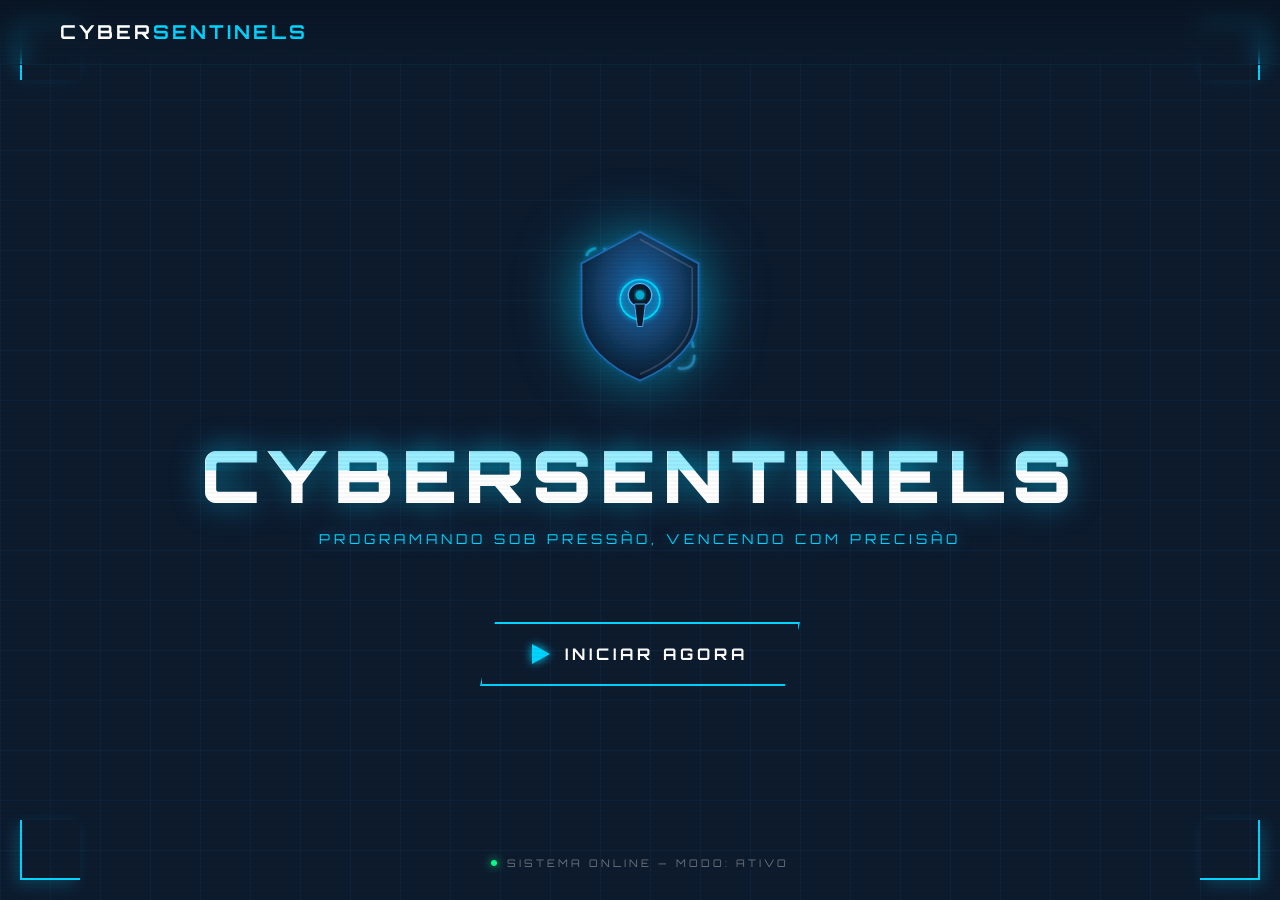
<file: public/index.html>
<!DOCTYPE html>
<html lang="pt-BR">
<head>
    <meta charset="UTF-8">
    <meta name="viewport" content="width=device-width, initial-scale=1.0">
    <title>CyberSentinels</title>
    <link rel="stylesheet" href="../css/style.css">
    <a href="pagina1.html"></a>
</head>
<body>

          <!-- Áudio de fundo -->
<audio id="musicaFundo" autoplay loop>
  <source src="../public/sounds/fundo.mp3" type="audio/mpeg">
</audio>

    <!-- Scanlines -->
    <div class="scanlines"></div>

    <!-- Corner decorations -->
    <div class="corner-deco tl"></div>
    <div class="corner-deco tr"></div>
    <div class="corner-deco bl"></div>
    <div class="corner-deco br"></div>

    <!-- Particles -->
    <div class="particles" id="particles"></div>

    <!-- Logo no canto -->
    <nav>
        <div class="nav-logo">Cyber<span>Sentinels</span></div>
        <ul class="nav-links">
        </ul>
        <div class="hamburger" onclick="toggleMenu()">
            <span></span>
            <span></span>
            <span></span>
        </div>
    </nav>

    <!-- Hero Section -->
    <section class="hero">
        <!-- Logo -->
        <div class="logo-container">
            <svg class="logo-img" viewBox="0 0 200 200" xmlns="http://www.w3.org/2000/svg">
                <defs>
                    <radialGradient id="shieldGrad" cx="50%" cy="40%" r="60%">
                        <stop offset="0%" style="stop-color:#1a6eb5;stop-opacity:1" />
                        <stop offset="100%" style="stop-color:#0d1b2e;stop-opacity:1" />
                    </radialGradient>
                    <linearGradient id="orbitGrad" x1="0%" y1="0%" x2="100%" y2="100%">
                        <stop offset="0%" style="stop-color:#00d4ff;stop-opacity:0.9" />
                        <stop offset="100%" style="stop-color:#4db8ff;stop-opacity:0.5" />
                    </linearGradient>
                    <filter id="glow">
                        <feGaussianBlur stdDeviation="3" result="coloredBlur"/>
                        <feMerge>
                            <feMergeNode in="coloredBlur"/>
                            <feMergeNode in="SourceGraphic"/>
                        </feMerge>
                    </filter>
                </defs>

                <!-- Orbit rings -->
                <ellipse cx="100" cy="105" rx="85" ry="30" fill="none"
                    stroke="url(#orbitGrad)" stroke-width="3"
                    stroke-dasharray="15 8" opacity="0.8" filter="url(#glow)"
                    transform="rotate(-25 100 105)">
                    <animateTransform attributeName="transform" type="rotate"
                        from="0 100 105" to="360 100 105" dur="8s" repeatCount="indefinite"/>
                </ellipse>

                <!-- Shield body -->
                <path d="M100 20 L165 55 L165 110 C165 145 135 170 100 185 C65 170 35 145 35 110 L35 55 Z"
                    fill="url(#shieldGrad)" stroke="#1a6eb5" stroke-width="2" filter="url(#glow)"/>

                <!-- Shield highlight -->
                <path d="M100 28 L158 60 L158 110 C158 142 131 165 100 178"
                    fill="none" stroke="rgba(255,255,255,0.15)" stroke-width="2"/>

                <!-- Keyhole circle -->
                <circle cx="100" cy="95" r="22" fill="rgba(0,212,255,0.1)"
                    stroke="#00d4ff" stroke-width="2" filter="url(#glow)"/>
                <circle cx="100" cy="90" r="13" fill="#0d1b2e"
                    stroke="#4db8ff" stroke-width="1.5"/>

                <!-- Keyhole slot -->
                <path d="M94 100 L106 100 L103 125 L97 125 Z"
                    fill="#0d1b2e" stroke="#4db8ff" stroke-width="1"/>

                <!-- Inner glow dot -->
                <circle cx="100" cy="90" r="5" fill="#00d4ff" opacity="0.8" filter="url(#glow)"/>
            </svg>
        </div>

        <!-- Title -->
        <div class="title-container">
            <h1 class="main-title" id="mainTitle">CYBERSENTINELS</h1>
            <p class="subtitle">Programando sob pressão, vencendo com precisão</p>
        </div>

 <div class="play-section">
    <!-- Tag de áudio adicionada aqui -->
    <audio id="som-inicio" src="../public/sounds/start.mp3" preload="auto"></audio>

    <button class="play-btn" onclick="handlePlay()">
        <div class="btn-glow-ring"></div>
        <span class="play-icon"></span>
        INICIAR AGORA
    </button>
</div> 

    <!-- Status Bar -->
    <div class="status-bar">
        <div class="status-dot"></div>
        <span>SISTEMA ONLINE — MODO: ATIVO</span>
    </div>

    <script src="../scripts/script1.js"></script>
</body>
</html>
</file>
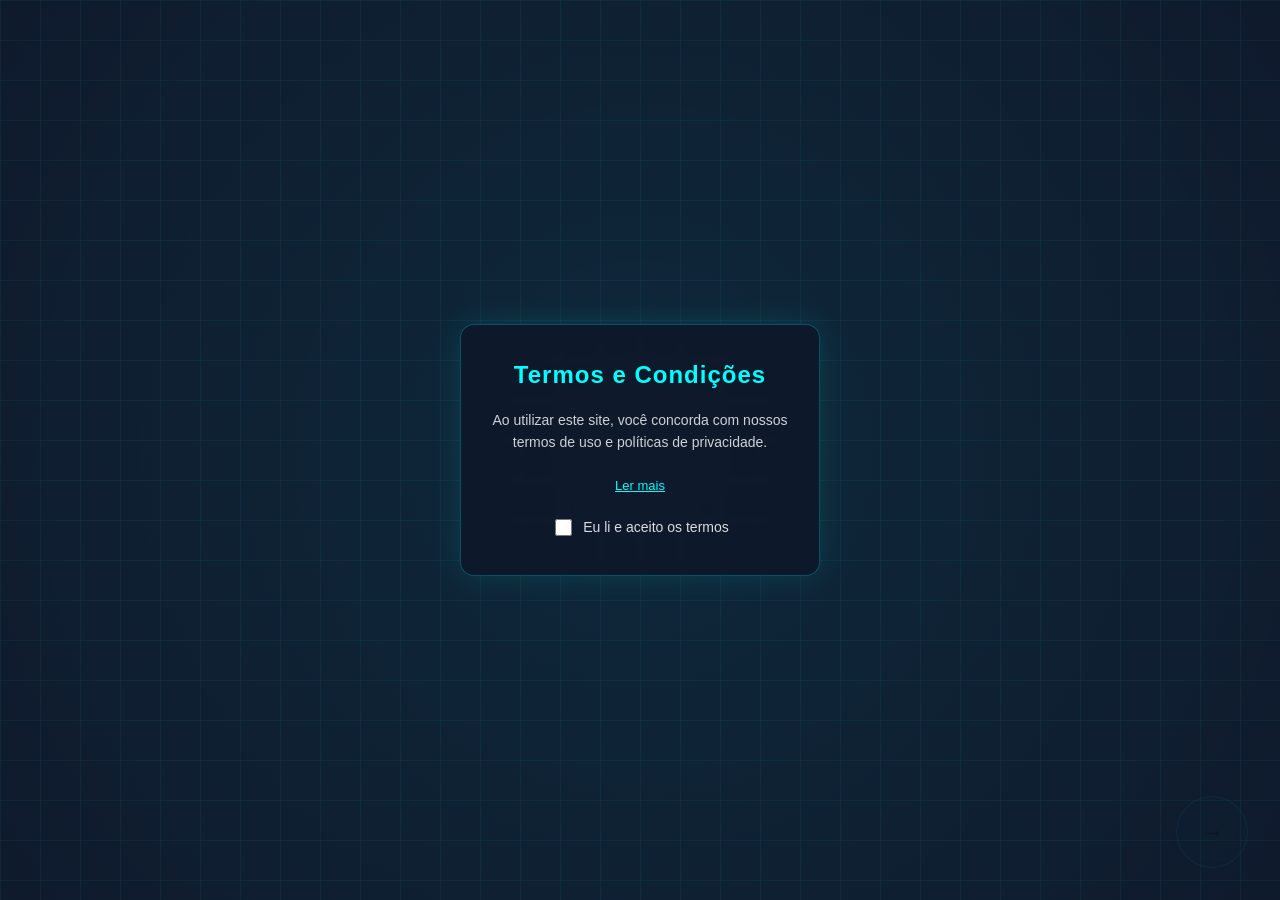
<file: public/pagina1.html>
<!doctype html>
<html lang="pt-BR">
  <head>
    <meta charset="UTF-8" />
    <meta name="viewport" content="width=device-width, initial-scale=1.0" />
    <title>Termos e Condições</title>
    <link rel="stylesheet" href="../css/style2.css" />
    <a href="pagina2.html"></a>
  </head>

  <body>
    <!-- Áudio de fundo -->
    <audio id="musicaFundo" autoplay loop>
      <source src="../public/sounds/fundo.mp3" type="audio/mpeg" />
    </audio>

    <!-- FUNDO ANIMADO -->
    <div class="pattern-bg"></div>

    <!-- PARTÍCULAS -->
    <div id="particles"></div>

    <!-- Card Termos -->
    <div class="card">
      <h2>Termos e Condições</h2>

      <p>
        Ao utilizar este site, você concorda com nossos termos de uso e
        políticas de privacidade.
      </p>

      <span class="ler-mais" id="lerMais">Ler mais</span>

      <label class="checkbox-area">
        <input type="checkbox" id="aceitar" />
        Eu li e aceito os termos
      </label>
    </div>

    <!-- Modal Sermão (aceita sem ler) -->
    <div class="overlay" id="overlaySermao">
      <div class="modal">
        <h2>⚠ Você realmente leu?</h2>
        <p>
          Estudos mostram que mais de 90% das pessoas aceitam termos sem ler.
          <br /><br />
          Ao aceitar algo sem entender, você pode estar entregando seus dados,
          sua privacidade e sua segurança.
          <br /><br />
          🔎 Cidadania digital começa com consciência.
        </p>
        <button onclick="fecharSermao()">Entendi</button>
      </div>
    </div>

    <!-- Modal Parabéns (leu antes de aceitar) -->
    <div class="overlay" id="overlayParabens">
      <div class="modal">
        <h2>👏 Parabéns!</h2>
        <p>
          Você demonstrou consciência digital ao buscar ler os termos antes de
          aceitar.
          <br /><br />
          Pessoas assim tornam a internet mais segura! 🌐
        </p>
        <button onclick="fecharParabens()">Obrigado!</button>
      </div>
    </div>

    <!-- Tooltip botão bloqueado -->
    <div class="tooltip-bloqueado" id="tooltipBloqueado">
      ✋ Aceite os termos primeiro
    </div>

    <!-- Botão Avançar -->
    <div
      class="botao-avancar"
      id="btnAvancar"
      title="Aceite os termos para avançar"
      onclick="tentarAvancar()"
    >
      →
    </div>

    <!-- Som -->
    <audio id="somClique">
      <source src="../public/sounds/transição.mp3" type="audio/mpeg" />
    </audio>

    <div class="transicao" id="transicao">
      <div class="loader">
        <div class="transicao-logo">SISTEMA DE ANÁLISE</div>

        <p id="textoCarregando">Inicializando sistema...</p>

        <div class="barra-container">
          <div class="barra" id="barra"></div>
        </div>

        <p id="porcentagem">0%</p>
      </div>
    </div>

    <script src="../scripts/script2.js"></script>
  </body>
</html>
</file>
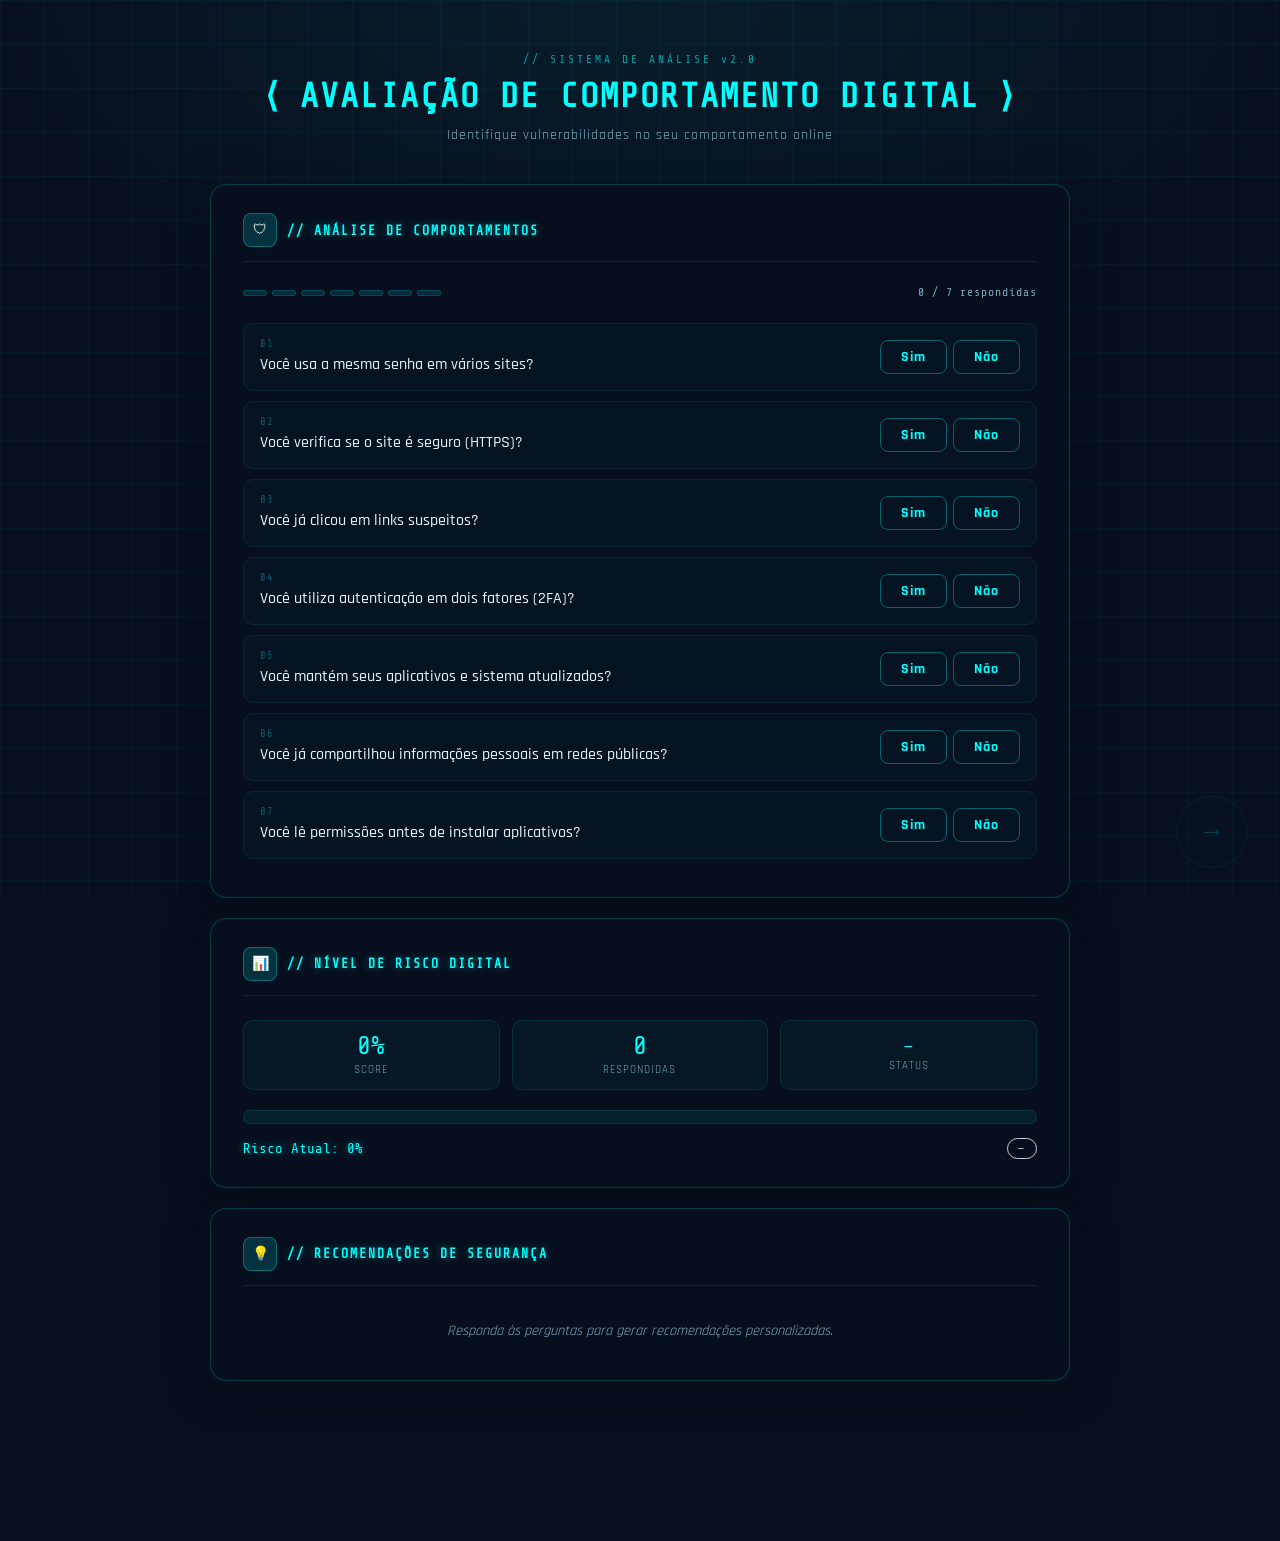
<file: public/pagina2.html>
<!doctype html>
<html lang="pt-BR">
  <head>
    <meta charset="UTF-8" />
    <meta name="viewport" content="width=device-width, initial-scale=1.0" />
    <title>Avaliação de Risco Digital</title>
    <link rel="stylesheet" href="../css/style3.css" />
  </head>
  <body>
    <!-- Música de fundo -->
    <audio id="musicaFundo" autoplay loop volume="0.5">
      <source src="../public/sounds/fundo.mp3" type="audio/mpeg" />
    </audio>

    <!-- Fundo tecnológico -->
    <div class="pattern-bg"></div>

    <div class="dashboard">
      <!-- HEADER -->
      <div class="header">
        <span class="header-tag">// SISTEMA DE ANÁLISE v2.0</span>
        <h1 class="titulo-dashboard">⟨ AVALIAÇÃO DE COMPORTAMENTO DIGITAL ⟩</h1>
        <p class="header-sub">
          Identifique vulnerabilidades no seu comportamento online
        </p>
      </div>

      <!-- CARD 1 — Perguntas -->
      <div class="card-dashboard">
        <div class="card-header">
          <div class="card-icon">🛡</div>
          <h3>// Análise de Comportamentos</h3>
        </div>

        <!-- Progresso -->
        <div class="progresso-wrapper">
          <div class="progresso-pílulas" id="pilulas">
            <div class="pilula"></div>
            <div class="pilula"></div>
            <div class="pilula"></div>
            <div class="pilula"></div>
            <div class="pilula"></div>
            <div class="pilula"></div>
            <div class="pilula"></div>
          </div>
          <span id="progressoTexto">0 / 7 respondidas</span>
        </div>

        <!-- Pergunta 1 -->
        <div class="pergunta">
          <div>
            <div class="numero-pergunta">01</div>
            <p>Você usa a mesma senha em vários sites?</p>
          </div>
          <div class="btn-group">
            <button type="button" onclick="responder(this, 14, 0)">Sim</button>
            <button type="button" onclick="responder(this, 0, 0)">Não</button>
          </div>
        </div>

        <!-- Pergunta 2 -->
        <div class="pergunta">
          <div>
            <div class="numero-pergunta">02</div>
            <p>Você verifica se o site é seguro (HTTPS)?</p>
          </div>
          <div class="btn-group">
            <button type="button" onclick="responder(this, 0, 1)">Sim</button>
            <button type="button" onclick="responder(this, 14, 1)">Não</button>
          </div>
        </div>

        <!-- Pergunta 3 -->
        <div class="pergunta">
          <div>
            <div class="numero-pergunta">03</div>
            <p>Você já clicou em links suspeitos?</p>
          </div>
          <div class="btn-group">
            <button type="button" onclick="responder(this, 14, 2)">Sim</button>
            <button type="button" onclick="responder(this, 0, 2)">Não</button>
          </div>
        </div>

        <!-- Pergunta 4 -->
        <div class="pergunta">
          <div>
            <div class="numero-pergunta">04</div>
            <p>Você utiliza autenticação em dois fatores (2FA)?</p>
          </div>
          <div class="btn-group">
            <button type="button" onclick="responder(this, 0, 3)">Sim</button>
            <button type="button" onclick="responder(this, 14, 3)">Não</button>
          </div>
        </div>

        <!-- Pergunta 5 -->
        <div class="pergunta">
          <div>
            <div class="numero-pergunta">05</div>
            <p>Você mantém seus aplicativos e sistema atualizados?</p>
          </div>
          <div class="btn-group">
            <button type="button" onclick="responder(this, 0, 4)">Sim</button>
            <button type="button" onclick="responder(this, 14, 4)">Não</button>
          </div>
        </div>

        <!-- Pergunta 6 -->
        <div class="pergunta">
          <div>
            <div class="numero-pergunta">06</div>
            <p>Você já compartilhou informações pessoais em redes públicas?</p>
          </div>
          <div class="btn-group">
            <button type="button" onclick="responder(this, 14, 5)">Sim</button>
            <button type="button" onclick="responder(this, 0, 5)">Não</button>
          </div>
        </div>

        <!-- Pergunta 7 -->
        <div class="pergunta">
          <div>
            <div class="numero-pergunta">07</div>
            <p>Você lê permissões antes de instalar aplicativos?</p>
          </div>
          <div class="btn-group">
            <button type="button" onclick="responder(this, 0, 6)">Sim</button>
            <button type="button" onclick="responder(this, 14, 6)">Não</button>
          </div>
        </div>
      </div>
      <!-- /CARD 1 -->

      <!-- CARD 2 — Barra de risco -->
      <div class="card-dashboard">
        <div class="card-header">
          <div class="card-icon">📊</div>
          <h3>// Nível de Risco Digital</h3>
        </div>

        <div class="risco-stats">
          <div class="stat-box">
            <div class="valor" id="statPct">0%</div>
            <div class="rotulo">Score</div>
          </div>
          <div class="stat-box">
            <div class="valor" id="statResp">0</div>
            <div class="rotulo">Respondidas</div>
          </div>
          <div class="stat-box">
            <div
              class="valor"
              id="statRisco"
              style="font-size: 1rem; padding-top: 6px"
            >
              —
            </div>
            <div class="rotulo">Status</div>
          </div>
        </div>

        <div class="barra-risco">
          <div class="nivel" id="nivelRisco"></div>
        </div>

        <div class="risco-label">
          <p id="textoRisco">Risco Atual: 0%</p>
          <span class="badge-risco" id="badgeRisco">—</span>
        </div>
      </div>
      <!-- /CARD 2 -->

      <!-- CARD 3 — Recomendações -->
      <div class="card-dashboard">
        <div class="card-header">
          <div class="card-icon">💡</div>
          <h3>// Recomendações de Segurança</h3>
        </div>
        <div id="recomendacoes">
          <p class="rec-vazio">
            Responda às perguntas para gerar recomendações personalizadas.
          </p>
        </div>
      </div>
      <!-- /CARD 3 -->
    </div>
    <!-- /dashboard -->

    <!-- Botão Avançar -->
    <a
      class="botao-avancar bloqueado"
      id="btnAvancar"
      title="Avançar para próxima etapa"
      aria-label="Avançar para a próxima página"
      onclick="trocarPagina()"
    >
      →
    </a>

    <!-- Som do botão -->
    <audio id="somClique">
      <source src="../public/sounds/transição.mp3" type="audio/mpeg" />
    </audio>

    <!-- Tela de Transição -->
    <div class="transicao" id="transicao">
      <p class="transicao-logo">SISTEMA DE ANÁLISE</p>
      <p id="textoCarregando">Gerando relatório...</p>
      <div class="barra-container">
        <div class="barra" id="barra"></div>
      </div>
      <p id="porcentagem">0%</p>
    </div>
    <!-- /transicao -->

    <script src="../scripts/script3.js"></script>
  </body>
</html>
</file>
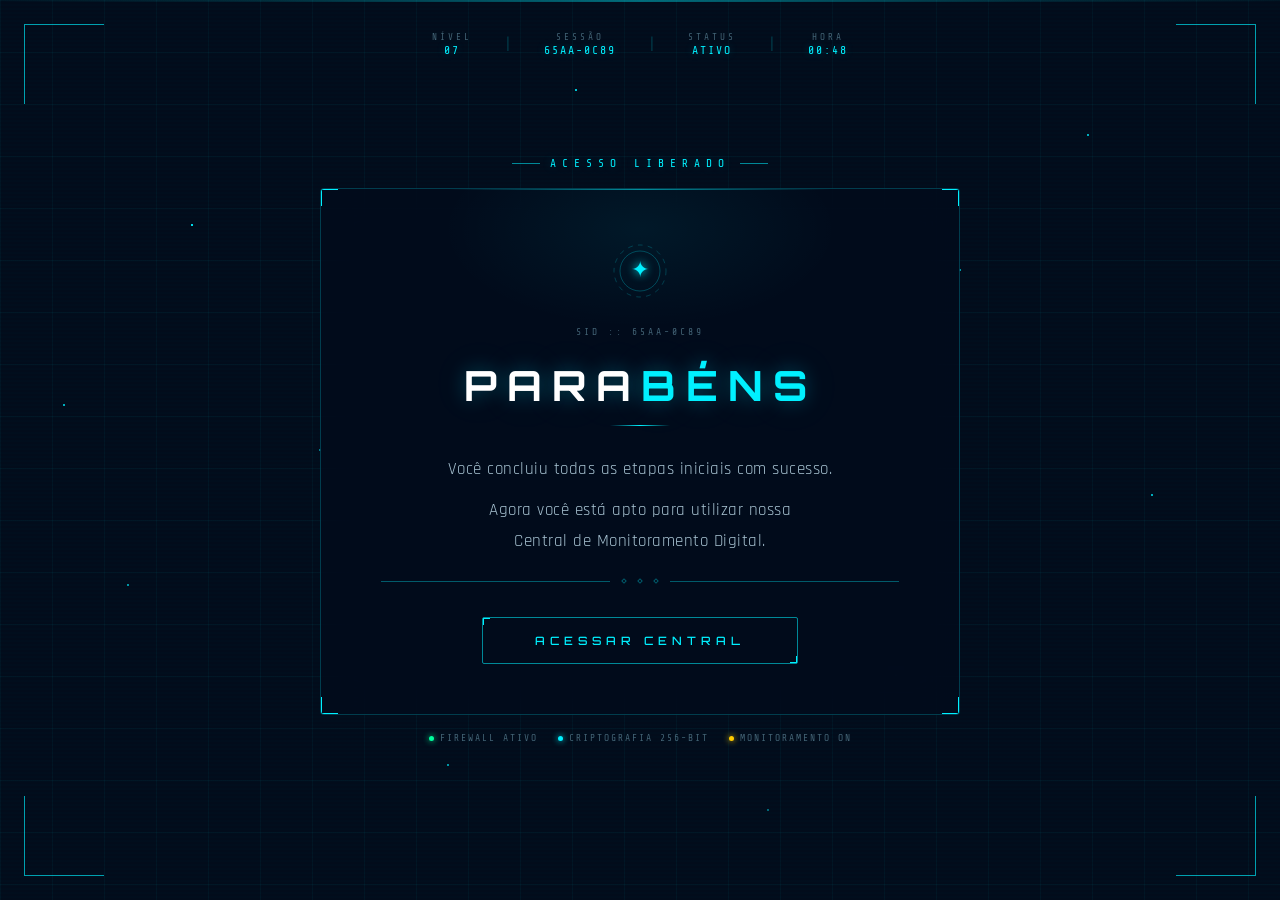
<file: public/pagina3.html>
<!doctype html>
<html lang="pt-BR">
  <head>
    <meta charset="UTF-8" />
    <meta name="viewport" content="width=device-width, initial-scale=1.0" />
    <title>CyberSentinels</title>
    <link rel="stylesheet" href="../css/style4.css" />
  </head>

  <body>
    <!-- MÚSICA DE FUNDO -->
    <audio id="musicaFundo" autoplay loop>
      <source src="../public/sounds/fundo.mp3" type="audio/mpeg" />
    </audio>

    <!-- SOM DO BOTÃO -->
    <audio id="somClique">
      <source src="../public/sounds/transição.mp3" type="audio/mpeg" />
    </audio>

    <!-- GRID DE FUNDO -->
    <div class="grid"></div>

    <!-- PARTÍCULAS -->
    <div class="particulas"></div>

    <!-- CANTOS DECORATIVOS -->
    <div class="corner corner--tl"></div>
    <div class="corner corner--tr"></div>
    <div class="corner corner--bl"></div>
    <div class="corner corner--br"></div>

    <!-- HUD SUPERIOR -->
    <div class="hud-bar">
      <div class="hud-item">
        <span class="hud-label">NÍVEL</span>
        <span class="hud-value" id="hudNivel">07</span>
      </div>
      <span class="hud-sep">|</span>
      <div class="hud-item">
        <span class="hud-label">SESSÃO</span>
        <span class="hud-value" id="hudSessao">——</span>
      </div>
      <span class="hud-sep">|</span>
      <div class="hud-item">
        <span class="hud-label">STATUS</span>
        <span class="hud-value">ATIVO</span>
      </div>
      <span class="hud-sep">|</span>
      <div class="hud-item">
        <span class="hud-label">HORA</span>
        <span class="hud-value" id="hudHora">——:——</span>
      </div>
    </div>

    <!-- CONTEÚDO PRINCIPAL -->
    <div class="container-final">
      <!-- TEXTO SUPERIOR -->
      <span class="status-topo">ACESSO LIBERADO</span>

      <!-- PAINEL CENTRAL -->
      <div class="painel-final">
        <div class="painel-inner">
          <!-- CANTOS DO PAINEL -->
          <div class="painel-corner painel-corner--tl"></div>
          <div class="painel-corner painel-corner--tr"></div>
          <div class="painel-corner painel-corner--bl"></div>
          <div class="painel-corner painel-corner--br"></div>

          <!-- ÍCONE DE VERIFICAÇÃO -->
          <div class="check-ring">
            <svg
              viewBox="0 0 56 56"
              fill="none"
              xmlns="http://www.w3.org/2000/svg"
            >
              <circle
                cx="28"
                cy="28"
                r="26"
                stroke="rgba(0,240,255,0.2)"
                stroke-width="1"
                stroke-dasharray="4 6"
                stroke-linecap="round"
              />
              <circle
                cx="28"
                cy="28"
                r="20"
                stroke="rgba(0,240,255,0.5)"
                stroke-width="0.5"
              />
            </svg>
            <span class="check-icon">✦</span>
          </div>

          <!-- ID DE SESSÃO -->
          <div class="session-id" id="sessionId">SID :: ————————</div>

          <!-- TÍTULO -->
          <h1>PARA<span class="accent">BÉNS</span></h1>

          <!-- LINHA DECORATIVA -->
          <div class="title-line"></div>

          <!-- TEXTO -->
          <p>Você concluiu todas as etapas iniciais com sucesso.</p>
          <p>
            Agora você está apto para utilizar nossa<br />Central de
            Monitoramento Digital.
          </p>

          <!-- SEPARADOR -->
          <div class="separator">
            <div class="separator-dot"></div>
            <div class="separator-dot"></div>
            <div class="separator-dot"></div>
          </div>

          <!-- BOTÃO -->
          <button id="btnEntrar">
            <span class="btn-scan"></span>
            ACESSAR CENTRAL
          </button>
        </div>
      </div>

      <!-- STATUS INFERIOR -->
      <div class="status-bottom">
        <div class="status-node">
          <div class="node-dot ok"></div>
          <span>FIREWALL ATIVO</span>
        </div>
        <div class="status-node">
          <div class="node-dot info"></div>
          <span>CRIPTOGRAFIA 256-BIT</span>
        </div>
        <div class="status-node">
          <div class="node-dot warn"></div>
          <span>MONITORAMENTO ON</span>
        </div>
      </div>
    </div>

    <!-- TELA DE TRANSIÇÃO -->
    <div class="transicao" id="transicao">
      <div class="loader">
        <div class="transicao-logo">SISTEMA DE ANÁLISE</div>

        <!-- CÍRCULO -->
        <div class="loader-ring">
          <svg
            viewBox="0 0 72 72"
            fill="none"
            xmlns="http://www.w3.org/2000/svg"
          >
            <circle
              cx="36"
              cy="36"
              r="32"
              stroke="rgba(0,240,255,0.1)"
              stroke-width="1"
            />
            <circle
              cx="36"
              cy="36"
              r="32"
              stroke="rgba(0,240,255,0.8)"
              stroke-width="1.5"
              stroke-dasharray="50 150"
              stroke-linecap="round"
            />
          </svg>
          <div class="loader-ring-pct" id="porcentagem">0%</div>
        </div>

        <p id="textoCarregando">Inicializando sistema...</p>

        <div class="barra-container">
          <div class="barra" id="barra"></div>
        </div>
      </div>
    </div>

    <script src="../scripts/script4.js"></script>

    <!-- SCRIPT DE HUD (dados dinâmicos) -->
    <script>
      // Relógio
      function atualizarHora() {
        const agora = new Date();
        const h = String(agora.getHours()).padStart(2, "0");
        const m = String(agora.getMinutes()).padStart(2, "0");
        document.getElementById("hudHora").textContent = h + ":" + m;
      }
      atualizarHora();
      setInterval(atualizarHora, 1000);

      // ID de sessão aleatório
      function gerarSessao(len) {
        const chars = "ABCDEF0123456789";
        return Array.from(
          { length: len },
          () => chars[Math.floor(Math.random() * chars.length)],
        ).join("");
      }
      const sid = gerarSessao(8);
      document.getElementById("hudSessao").textContent =
        sid.slice(0, 4) + "-" + sid.slice(4);
      document.getElementById("sessionId").textContent =
        "SID :: " + sid.slice(0, 4) + "-" + sid.slice(4);
    </script>
  </body>
</html>
</file>
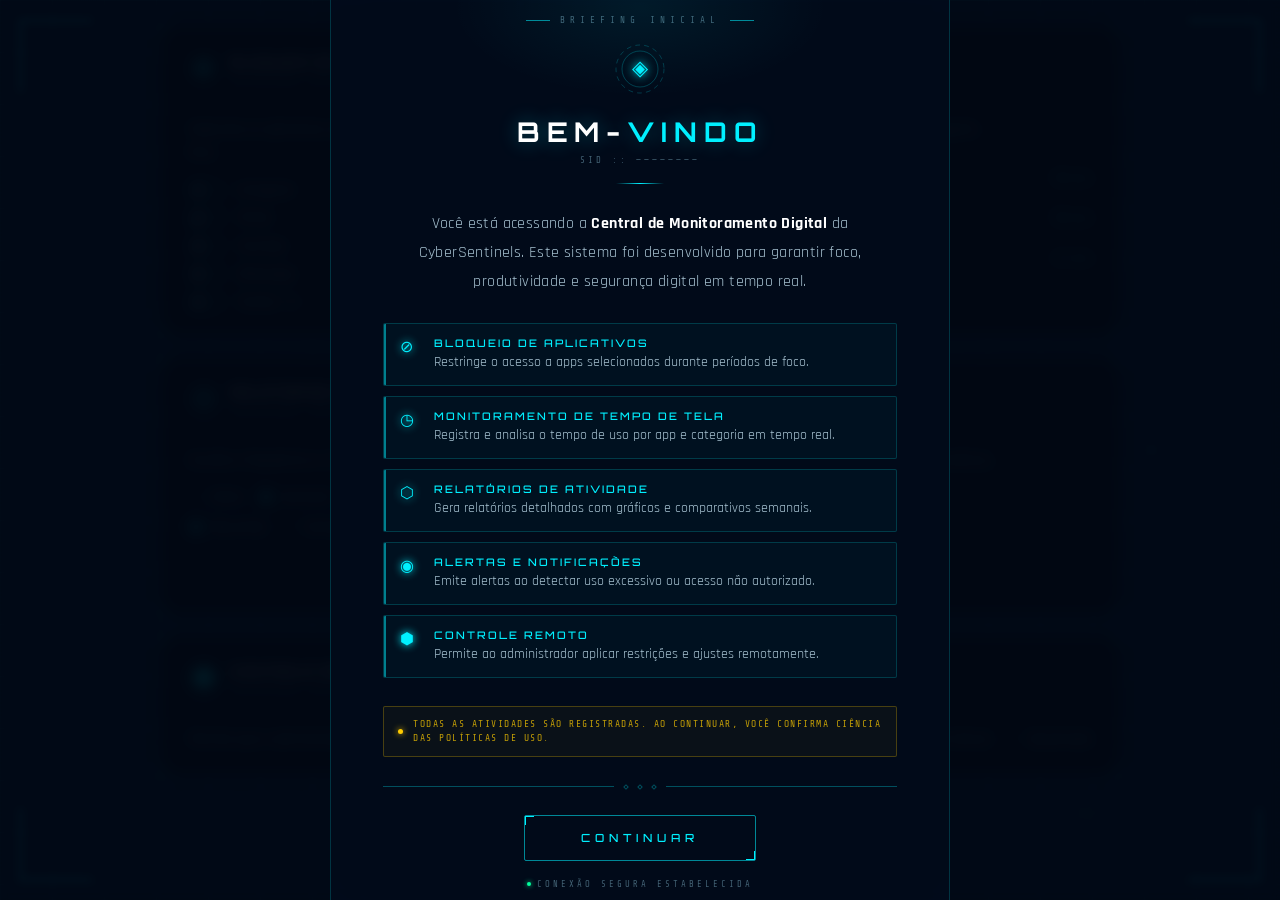
<file: public/pagina4.html>
<!doctype html>
<html lang="pt-BR">
  <head>
    <meta charset="UTF-8" />
    <meta name="viewport" content="width=device-width, initial-scale=1.0" />
    <title>CyberSentinels — Central</title>
    <link rel="stylesheet" href="../css/style5.css" />
  </head>

  <body>
    <!-- MÚSICA DE FUNDO -->
    <audio id="musicaFundo" autoplay loop>
      <source src="../public/sounds/fundo.mp3" type="audio/mpeg" />
    </audio>

    <!-- SOM DO BOTÃO CONTINUAR -->
    <audio id="somContinuar">
      <source src="../public/sounds/transição2.mp3" type="audio/mpeg" />
    </audio>

    <!-- SOM DO BOTÃO CONCLUÍDO -->
    <audio id="somClique">
      <source src="../public/sounds/concluído.mp3" type="audio/mpeg" />
    </audio>

    <!-- GRID DE FUNDO -->
    <div class="grid"></div>

    <!-- PARTÍCULAS -->
    <div class="particulas"></div>

    <!-- CANTOS DE TELA -->
    <div class="corner corner--tl"></div>
    <div class="corner corner--tr"></div>
    <div class="corner corner--bl"></div>
    <div class="corner corner--br"></div>

    <!-- CONTEÚDO DA CENTRAL -->
    <div class="central-wrapper" id="centralWrapper">
      <!-- TÍTULO (some no scroll naturalmente) -->
      <div class="pagina-titulo">
        CENTRAL DE <span class="accent">MONITORAMENTO</span>
      </div>

      <!-- CARDS -->
      <div class="cards-grid">
        <!-- CARD 1 -->
        <div class="card" id="card-bloqueio">
          <div class="cc cc--tl"></div>
          <div class="cc cc--tr"></div>
          <div class="cc cc--bl"></div>
          <div class="cc cc--br"></div>
          <div class="card-header">
            <span class="card-icon">&#x2298;</span>
            <div>
              <div class="card-title">BLOQUEIO DE APLICATIVOS</div>
              <div class="card-status" id="status-bloqueio">
                AGUARDANDO CONFIGURAÇÃO
              </div>
            </div>
            <div class="card-badge" id="badge-bloqueio">—</div>
          </div>
          <div class="card-body">
            <p class="card-desc">
              Selecione os aplicativos que devem ser bloqueados durante períodos
              de foco.
            </p>
            <div class="app-list">
              <label class="app-toggle"
                ><input type="checkbox" data-card="bloqueio" /><span
                  class="toggle-track"
                  ><span class="toggle-thumb"></span></span
                ><span>Instagram</span></label
              >
              <label class="app-toggle"
                ><input type="checkbox" data-card="bloqueio" /><span
                  class="toggle-track"
                  ><span class="toggle-thumb"></span></span
                ><span>TikTok</span></label
              >
              <label class="app-toggle"
                ><input type="checkbox" data-card="bloqueio" /><span
                  class="toggle-track"
                  ><span class="toggle-thumb"></span></span
                ><span>YouTube</span></label
              >
              <label class="app-toggle"
                ><input type="checkbox" data-card="bloqueio" /><span
                  class="toggle-track"
                  ><span class="toggle-thumb"></span></span
                ><span>WhatsApp</span></label
              >
              <label class="app-toggle"
                ><input type="checkbox" data-card="bloqueio" /><span
                  class="toggle-track"
                  ><span class="toggle-thumb"></span></span
                ><span>Twitter / X</span></label
              >
            </div>
          </div>
        </div>

        <!-- CARD 2 -->
        <div class="card" id="card-tempo">
          <div class="cc cc--tl"></div>
          <div class="cc cc--tr"></div>
          <div class="cc cc--bl"></div>
          <div class="cc cc--br"></div>
          <div class="card-header">
            <span class="card-icon">&#x25F7;</span>
            <div>
              <div class="card-title">TEMPO DE TELA PERMITIDO</div>
              <div class="card-status" id="status-tempo">
                AGUARDANDO CONFIGURAÇÃO
              </div>
            </div>
            <div class="card-badge" id="badge-tempo">—</div>
          </div>
          <div class="card-body">
            <p class="card-desc">
              Defina o limite diário de uso permitido por categoria.
            </p>
            <div class="tempo-list">
              <div class="tempo-item">
                <span class="tempo-label">REDES SOCIAIS</span>
                <div class="tempo-slider-wrap">
                  <input
                    type="range"
                    min="0"
                    max="240"
                    value="60"
                    class="slider"
                    data-card="tempo"
                    data-label="redesSociais"
                  />
                  <span class="tempo-val" id="val-redesSociais">60 min</span>
                </div>
              </div>
              <div class="tempo-item">
                <span class="tempo-label">ENTRETENIMENTO</span>
                <div class="tempo-slider-wrap">
                  <input
                    type="range"
                    min="0"
                    max="240"
                    value="90"
                    class="slider"
                    data-card="tempo"
                    data-label="entretenimento"
                  />
                  <span class="tempo-val" id="val-entretenimento">90 min</span>
                </div>
              </div>
              <div class="tempo-item">
                <span class="tempo-label">JOGOS</span>
                <div class="tempo-slider-wrap">
                  <input
                    type="range"
                    min="0"
                    max="240"
                    value="45"
                    class="slider"
                    data-card="tempo"
                    data-label="jogos"
                  />
                  <span class="tempo-val" id="val-jogos">45 min</span>
                </div>
              </div>
            </div>
          </div>
        </div>

        <!-- CARD 3 -->
        <div class="card" id="card-relatorio">
          <div class="cc cc--tl"></div>
          <div class="cc cc--tr"></div>
          <div class="cc cc--bl"></div>
          <div class="cc cc--br"></div>
          <div class="card-header">
            <span class="card-icon">&#x2B21;</span>
            <div>
              <div class="card-title">RELATÓRIOS DE ATIVIDADE</div>
              <div class="card-status" id="status-relatorio">
                AGUARDANDO CONFIGURAÇÃO
              </div>
            </div>
            <div class="card-badge" id="badge-relatorio">—</div>
          </div>
          <div class="card-body">
            <p class="card-desc">
              Escolha a frequência e o formato dos relatórios gerados pelo
              sistema.
            </p>
            <div class="radio-group">
              <label class="radio-item"
                ><input type="radio" name="relatorio" value="diario" /><span
                  class="radio-box"
                ></span
                ><span>Diário</span></label
              >
              <label class="radio-item"
                ><input
                  type="radio"
                  name="relatorio"
                  value="semanal"
                  checked
                /><span class="radio-box"></span><span>Semanal</span></label
              >
              <label class="radio-item"
                ><input type="radio" name="relatorio" value="mensal" /><span
                  class="radio-box"
                ></span
                ><span>Mensal</span></label
              >
            </div>
            <div class="radio-group" style="margin-top: 12px">
              <label class="radio-item"
                ><input
                  type="radio"
                  name="formato"
                  value="resumido"
                  checked
                /><span class="radio-box"></span><span>Resumido</span></label
              >
              <label class="radio-item"
                ><input type="radio" name="formato" value="completo" /><span
                  class="radio-box"
                ></span
                ><span>Completo</span></label
              >
            </div>
          </div>
        </div>

        <!-- CARD 4 -->
        <div class="card" id="card-alertas">
          <div class="cc cc--tl"></div>
          <div class="cc cc--tr"></div>
          <div class="cc cc--bl"></div>
          <div class="cc cc--br"></div>
          <div class="card-header">
            <span class="card-icon">&#x25C9;</span>
            <div>
              <div class="card-title">ALERTAS E NOTIFICAÇÕES</div>
              <div class="card-status" id="status-alertas">
                AGUARDANDO CONFIGURAÇÃO
              </div>
            </div>
            <div class="card-badge" id="badge-alertas">—</div>
          </div>
          <div class="card-body">
            <p class="card-desc">
              Configure quais eventos disparam alertas automáticos.
            </p>
            <div class="app-list">
              <label class="app-toggle"
                ><input type="checkbox" data-card="alertas" checked /><span
                  class="toggle-track"
                  ><span class="toggle-thumb"></span></span
                ><span>Uso excessivo detectado</span></label
              >
              <label class="app-toggle"
                ><input type="checkbox" data-card="alertas" checked /><span
                  class="toggle-track"
                  ><span class="toggle-thumb"></span></span
                ><span>Acesso não autorizado</span></label
              >
              <label class="app-toggle"
                ><input type="checkbox" data-card="alertas" /><span
                  class="toggle-track"
                  ><span class="toggle-thumb"></span></span
                ><span>App bloqueado tentou abrir</span></label
              >
              <label class="app-toggle"
                ><input type="checkbox" data-card="alertas" /><span
                  class="toggle-track"
                  ><span class="toggle-thumb"></span></span
                ><span>Limite de tempo atingido</span></label
              >
            </div>
          </div>
        </div>

        <!-- CARD 5 -->
        <div class="card card--wide" id="card-controle">
          <div class="cc cc--tl"></div>
          <div class="cc cc--tr"></div>
          <div class="cc cc--bl"></div>
          <div class="cc cc--br"></div>
          <div class="card-header">
            <span class="card-icon">&#x2B22;</span>
            <div>
              <div class="card-title">CONTROLE REMOTO</div>
              <div class="card-status" id="status-controle">
                AGUARDANDO CONFIGURAÇÃO
              </div>
            </div>
            <div class="card-badge" id="badge-controle">—</div>
          </div>
          <div class="card-body card-body--row">
            <p class="card-desc" style="margin-bottom: 0; flex: 1">
              Permita que o administrador aplique configurações remotamente em
              tempo real.
            </p>
            <div class="radio-group">
              <label class="radio-item"
                ><input
                  type="radio"
                  name="controle"
                  value="ativo"
                  checked
                /><span class="radio-box"></span><span>Ativo</span></label
              >
              <label class="radio-item"
                ><input
                  type="radio"
                  name="controle"
                  value="somente-leitura"
                /><span class="radio-box"></span
                ><span>Somente leitura</span></label
              >
              <label class="radio-item"
                ><input type="radio" name="controle" value="desativado" /><span
                  class="radio-box"
                ></span
                ><span>Desativado</span></label
              >
            </div>
          </div>
        </div>
      </div>
      <!-- /cards-grid -->

      <!-- BARRA DE PROGRESSO -->
      <div class="progresso-wrap">
        <div class="progresso-label">
          <span>MÓDULOS CONFIGURADOS</span>
          <span id="progressoTexto">0 / 5</span>
        </div>
        <div class="progresso-bar-bg">
          <div class="progresso-bar" id="progressoBar"></div>
        </div>
      </div>

      <!-- BOTÃO CONCLUÍDO (oculto até todos os cards serem configurados) -->
      <div class="concluido-wrap" id="concluidoWrap">
        <button id="btnConcluido">
          <span class="btn-scan"></span>
          CONFIGURAÇÃO CONCLUÍDA
        </button>
        <div class="concluido-sub">
          Todas as configurações foram salvas com sucesso.
        </div>
      </div>
    </div>
    <!-- /central-wrapper -->

    <!-- MODAL DE BOAS-VINDAS -->
    <div class="modal-overlay" id="modalOverlay">
      <div
        class="modal"
        role="dialog"
        aria-modal="true"
        aria-labelledby="modalTitulo"
      >
        <div class="modal-inner">
          <div class="mc mc--tl"></div>
          <div class="mc mc--tr"></div>
          <div class="mc mc--bl"></div>
          <div class="mc mc--br"></div>

          <div class="modal-tag">BRIEFING INICIAL</div>

          <div class="modal-icon">
            <svg viewBox="0 0 52 52" fill="none">
              <circle
                cx="26"
                cy="26"
                r="24"
                stroke="rgba(0,240,255,0.2)"
                stroke-width="1"
                stroke-dasharray="4 5"
                stroke-linecap="round"
              />
              <circle
                cx="26"
                cy="26"
                r="18"
                stroke="rgba(0,240,255,0.45)"
                stroke-width="0.5"
              />
            </svg>
            <span class="modal-icon-char">&#x25C8;</span>
          </div>

          <h1 class="modal-title" id="modalTitulo">
            BEM-<span class="accent">VINDO</span>
          </h1>
          <div class="modal-sid" id="modalSid">SID :: ————————</div>
          <div class="title-line"></div>

          <p class="modal-intro">
            Você está acessando a
            <strong style="color: #fff"
              >Central de Monitoramento Digital</strong
            >
            da CyberSentinels. Este sistema foi desenvolvido para garantir foco,
            produtividade e segurança digital em tempo real.
          </p>

          <div class="funcionalidades">
            <div class="func-item">
              <span class="func-icon">&#x2298;</span>
              <div class="func-texto">
                <div class="func-nome">Bloqueio de Aplicativos</div>
                <div class="func-desc">
                  Restringe o acesso a apps selecionados durante períodos de
                  foco.
                </div>
              </div>
            </div>
            <div class="func-item">
              <span class="func-icon">&#x25F7;</span>
              <div class="func-texto">
                <div class="func-nome">Monitoramento de Tempo de Tela</div>
                <div class="func-desc">
                  Registra e analisa o tempo de uso por app e categoria em tempo
                  real.
                </div>
              </div>
            </div>
            <div class="func-item">
              <span class="func-icon">&#x2B21;</span>
              <div class="func-texto">
                <div class="func-nome">Relatórios de Atividade</div>
                <div class="func-desc">
                  Gera relatórios detalhados com gráficos e comparativos
                  semanais.
                </div>
              </div>
            </div>
            <div class="func-item">
              <span class="func-icon">&#x25C9;</span>
              <div class="func-texto">
                <div class="func-nome">Alertas e Notificações</div>
                <div class="func-desc">
                  Emite alertas ao detectar uso excessivo ou acesso não
                  autorizado.
                </div>
              </div>
            </div>
            <div class="func-item">
              <span class="func-icon">&#x2B22;</span>
              <div class="func-texto">
                <div class="func-nome">Controle Remoto</div>
                <div class="func-desc">
                  Permite ao administrador aplicar restrições e ajustes
                  remotamente.
                </div>
              </div>
            </div>
          </div>

          <div class="modal-aviso">
            <div class="aviso-dot"></div>
            <div class="aviso-texto">
              Todas as atividades são registradas. Ao continuar, você confirma
              ciência das políticas de uso.
            </div>
          </div>

          <div class="separator">
            <div class="sep-dot"></div>
            <div class="sep-dot"></div>
            <div class="sep-dot"></div>
          </div>

          <button id="btnContinuar">
            <span class="btn-scan"></span>CONTINUAR
          </button>

          <div class="modal-status">
            <div class="modal-status-dot"></div>
            CONEXÃO SEGURA ESTABELECIDA
          </div>
        </div>
      </div>
    </div>

    <script src="../scripts/script5.js"></script>
  </body>
</html>
</file>
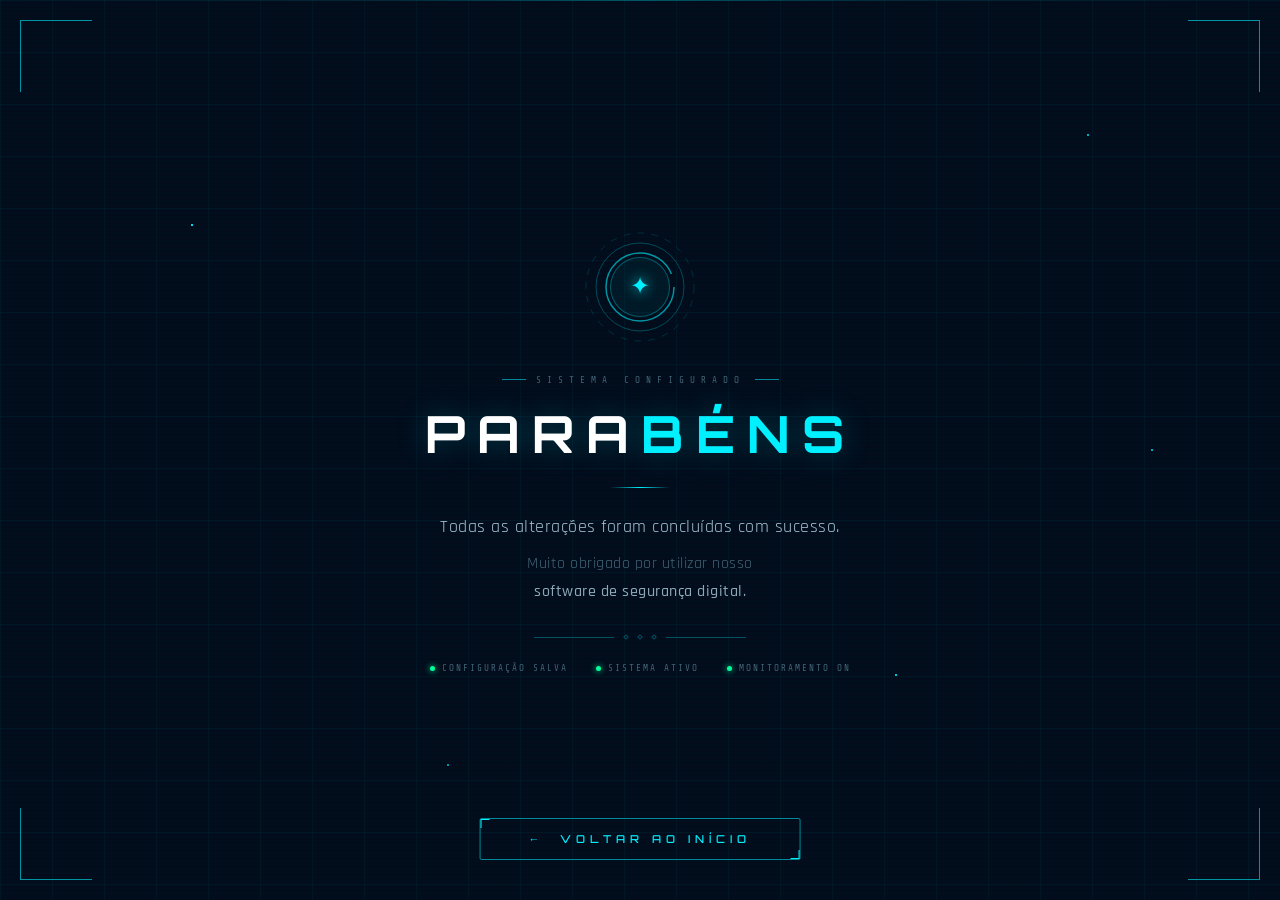
<file: public/pagina5.html>
<!doctype html>
<html lang="pt-BR">
  <head>
    <meta charset="UTF-8" />
    <meta name="viewport" content="width=device-width, initial-scale=1.0" />
    <title>CyberSentinels — Concluído</title>
    <link rel="stylesheet" href="../css/style6.css" />
  </head>
  <body>
    <!-- MÚSICA EM LOOP -->
    <audio id="musicaParabens" loop>
      <source src="../public/sounds/parabens.mp3" type="audio/mpeg" />
    </audio>

    <!-- ANIMAÇÃO DE ENTRADA (scan reverso — sobe) -->
    <div class="scan-entrada" id="scanEntrada"></div>

    <!-- GRID DE FUNDO -->
    <div class="grid"></div>

    <!-- PARTÍCULAS -->
    <div class="particulas"></div>

    <!-- CANTOS DE TELA -->
    <div class="corner corner--tl"></div>
    <div class="corner corner--tr"></div>
    <div class="corner corner--bl"></div>
    <div class="corner corner--br"></div>

    <!-- CONTEÚDO PRINCIPAL -->
    <div class="container" id="conteudo">
      <!-- ÍCONE -->
      <div class="check-wrap">
        <svg class="check-ring" viewBox="0 0 120 120" fill="none">
          <circle
            cx="60"
            cy="60"
            r="54"
            stroke="rgba(0,240,255,0.15)"
            stroke-width="1"
            stroke-dasharray="6 8"
            stroke-linecap="round"
          />
          <circle
            cx="60"
            cy="60"
            r="44"
            stroke="rgba(0,240,255,0.35)"
            stroke-width="0.8"
          />
          <circle
            cx="60"
            cy="60"
            r="34"
            stroke="rgba(0,240,255,0.6)"
            stroke-width="1.5"
            stroke-dasharray="200"
            stroke-dashoffset="200"
            class="check-progress"
          />
        </svg>
        <div class="check-inner">
          <span class="check-glyph">✦</span>
        </div>
      </div>

      <!-- TAG -->
      <div class="tag">SISTEMA CONFIGURADO</div>

      <!-- TÍTULO -->
      <h1 class="titulo">PARA<span class="accent">BÉNS</span></h1>

      <!-- LINHA -->
      <div class="linha"></div>

      <!-- MENSAGEM -->
      <p class="mensagem">Todas as alterações foram concluídas com sucesso.</p>
      <p class="mensagem mensagem--sub">
        Muito obrigado por utilizar nosso<br />
        <strong>software de segurança digital.</strong>
      </p>

      <!-- SEPARADOR -->
      <div class="separator">
        <div class="sep-dot"></div>
        <div class="sep-dot"></div>
        <div class="sep-dot"></div>
      </div>

      <!-- STATUS NODES -->
      <div class="status-nodes">
        <div class="node">
          <div class="node-dot ok"></div>
          <span>CONFIGURAÇÃO SALVA</span>
        </div>
        <div class="node">
          <div class="node-dot ok"></div>
          <span>SISTEMA ATIVO</span>
        </div>
        <div class="node">
          <div class="node-dot ok"></div>
          <span>MONITORAMENTO ON</span>
        </div>
      </div>
    </div>

    <!-- BOTÃO VOLTAR AO INÍCIO -->
    <div class="voltar-wrap">
      <button id="btnVoltar">
        <span class="btn-scan"></span>
        &#x2190; &nbsp;VOLTAR AO INÍCIO
      </button>
    </div>

    <script src="../scripts/script6.js"></script>
  </body>
</html>
</file>
<file: css/style.css>
@import url('https://fonts.googleapis.com/css2?family=Orbitron:wght@400;700;900&family=Rajdhani:wght@300;400;600&display=swap');

* {
    margin: 0;
    padding: 0;
    box-sizing: border-box;
}

:root {
    --dark-bg: #0d1b2e;
    --darker-bg: #091524;
    --blue-primary: #1a6eb5;
    --blue-light: #4db8ff;
    --blue-glow: #00aaff;
    --cyan: #00d4ff;
    --white: #ffffff;
    --grid-color: #1a3a5c;
}

body {
    background-color: var(--dark-bg);
    color: var(--white);
    font-family: 'Rajdhani', sans-serif;
    min-height: 100vh;
    overflow-x: hidden;
}

/* Grid background */
body::before {
    content: '';
    position: fixed;
    top: 0;
    left: 0;
    width: 100%;
    height: 100%;
    background-image:
        linear-gradient(rgba(26, 110, 181, 0.1) 1px, transparent 1px),
        linear-gradient(90deg, rgba(26, 110, 181, 0.1) 1px, transparent 1px);
    background-size: 50px 50px;
    z-index: 0;
    pointer-events: none;
}

/* ================================
   SCANLINES
   ================================ */
.scanlines {
    position: fixed;
    top: 0;
    left: 0;
    width: 100%;
    height: 100%;
    background: repeating-linear-gradient(0deg,
            transparent,
            transparent 2px,
            rgba(0, 0, 0, 0.03) 2px,
            rgba(0, 0, 0, 0.03) 4px);
    pointer-events: none;
    z-index: 999;
}

/* ================================
   CORNER DECORATIONS
   ================================ */
.corner-deco {
    position: fixed;
    width: 60px;
    height: 60px;
    z-index: 10;
}

.corner-deco.tl {
    top: 20px;
    left: 20px;
    border-top: 2px solid var(--cyan);
    border-left: 2px solid var(--cyan);
    box-shadow: -5px -5px 15px rgba(0, 212, 255, 0.2);
}

.corner-deco.tr {
    top: 20px;
    right: 20px;
    border-top: 2px solid var(--cyan);
    border-right: 2px solid var(--cyan);
    box-shadow: 5px -5px 15px rgba(0, 212, 255, 0.2);
}

.corner-deco.bl {
    bottom: 20px;
    left: 20px;
    border-bottom: 2px solid var(--cyan);
    border-left: 2px solid var(--cyan);
    box-shadow: -5px 5px 15px rgba(0, 212, 255, 0.2);
}

.corner-deco.br {
    bottom: 20px;
    right: 20px;
    border-bottom: 2px solid var(--cyan);
    border-right: 2px solid var(--cyan);
    box-shadow: 5px 5px 15px rgba(0, 212, 255, 0.2);
}

/* ================================
   PARTICLES
   ================================ */
.particles {
    position: fixed;
    top: 0;
    left: 0;
    width: 100%;
    height: 100%;
    z-index: 0;
    pointer-events: none;
}

.particle {
    position: absolute;
    width: 2px;
    height: 2px;
    background: var(--cyan);
    border-radius: 50%;
    animation: float linear infinite;
    box-shadow: 0 0 6px var(--cyan);
}

@keyframes float {
    0% {
        transform: translateY(100vh) translateX(0);
        opacity: 0;
    }

    10% {
        opacity: 1;
    }

    90% {
        opacity: 1;
    }

    100% {
        transform: translateY(-100px) translateX(100px);
        opacity: 0;
    }
}

/* ================================
   NAVBAR
   ================================ */
nav {
    position: fixed;
    top: 0;
    width: 100%;
    padding: 20px 60px;
    display: flex;
    justify-content: space-between;
    align-items: center;
    z-index: 100;
    background: linear-gradient(180deg, rgba(9, 21, 36, 0.95) 0%, transparent 100%);
    backdrop-filter: blur(10px);
    border-bottom: 1px solid rgba(0, 212, 255, 0.1);
}

.nav-logo {
    font-family: 'Orbitron', monospace;
    font-size: 1.2rem;
    font-weight: 700;
    color: var(--white);
    letter-spacing: 3px;
    text-transform: uppercase;
}

.nav-logo span {
    color: var(--cyan);
}

.nav-links {
    display: flex;
    gap: 40px;
    list-style: none;
}

.nav-links a {
    color: rgba(255, 255, 255, 0.7);
    text-decoration: none;
    font-family: 'Orbitron', monospace;
    font-size: 0.75rem;
    letter-spacing: 2px;
    text-transform: uppercase;
    transition: all 0.3s ease;
    position: relative;
}

.nav-links a::after {
    content: '';
    position: absolute;
    bottom: -5px;
    left: 0;
    width: 0;
    height: 2px;
    background: var(--cyan);
    transition: width 0.3s ease;
    box-shadow: 0 0 8px var(--cyan);
}

.nav-links a:hover {
    color: var(--cyan);
}

.nav-links a:hover::after {
    width: 100%;
}

.hamburger {
    display: none;
    flex-direction: column;
    gap: 5px;
    cursor: pointer;
}

.hamburger span {
    display: block;
    width: 25px;
    height: 2px;
    background: var(--cyan);
    transition: all 0.3s ease;
}

/* ================================
   HERO SECTION
   ================================ */
.hero {
    position: relative;
    min-height: 100vh;
    display: flex;
    flex-direction: column;
    align-items: center;
    justify-content: center;
    text-align: center;
    padding: 100px 20px;
    z-index: 1;
}

/* ================================
   LOGO
   ================================ */
.logo-container {
    position: relative;
    margin-bottom: 30px;
    animation: logoEntrance 1.5s ease-out forwards;
}

@keyframes logoEntrance {
    0% {
        opacity: 0;
        transform: translateY(-50px) scale(0.8);
    }

    100% {
        opacity: 1;
        transform: translateY(0) scale(1);
    }
}

.logo-img {
    width: 180px;
    height: 180px;
    filter: drop-shadow(0 0 30px rgba(0, 212, 255, 0.6));
    animation: pulse 3s ease-in-out infinite;
}

@keyframes pulse {

    0%,
    100% {
        filter: drop-shadow(0 0 20px rgba(0, 212, 255, 0.4));
    }

    50% {
        filter: drop-shadow(0 0 50px rgba(0, 212, 255, 0.9));
    }
}

/* ================================
   TITLE
   ================================ */
.title-container {
    margin-bottom: 15px;
    animation: fadeInUp 1.5s ease-out 0.3s forwards;
    opacity: 0;
}

@keyframes fadeInUp {
    0% {
        opacity: 0;
        transform: translateY(30px);
    }

    100% {
        opacity: 1;
        transform: translateY(0);
    }
}

.main-title {
    font-family: 'Orbitron', monospace;
    font-size: clamp(2rem, 6vw, 4.5rem);
    font-weight: 900;
    letter-spacing: 8px;
    text-transform: uppercase;
    color: var(--white);
    text-shadow: 0 0 30px rgba(0, 212, 255, 0.5);
    position: relative;
}

.main-title::before {
    content: 'CYBERSENTINELS';
    position: absolute;
    top: 0;
    left: 0;
    width: 100%;
    color: var(--cyan);
    clip-path: polygon(0 0, 100% 0, 100% 45%, 0 45%);
    opacity: 0.4;
    transform: skewX(-1deg);
}

.subtitle {
    font-family: 'Orbitron', monospace;
    font-size: clamp(0.5rem, 1.5vw, 0.85rem);
    letter-spacing: 4px;
    color: var(--cyan);
    text-transform: uppercase;
    margin-top: 10px;
    text-shadow: 0 0 15px rgba(0, 212, 255, 0.6);
}

/* Glitch */
.glitch-active {
    animation: glitch 0.3s ease-in-out;
}

@keyframes glitch {
    0% {
        transform: translate(0);
    }

    20% {
        transform: translate(-3px, 2px);
        text-shadow: -2px 0 var(--cyan);
    }

    40% {
        transform: translate(3px, -2px);
        text-shadow: 2px 0 #ff0055;
    }

    60% {
        transform: translate(-2px, 1px);
    }

    80% {
        transform: translate(2px, -1px);
    }

    100% {
        transform: translate(0);
    }
}

/* ================================
   PLAY BUTTON
   ================================ */
.play-section {
    margin-top: 60px;
    animation: fadeInUp 1.5s ease-out 0.6s forwards;
    opacity: 0;
}

.play-btn {
    position: relative;
    display: inline-flex;
    align-items: center;
    justify-content: center;
    gap: 15px;
    padding: 20px 50px;
    background: transparent;
    border: 2px solid var(--cyan);
    color: var(--white);
    font-family: 'Orbitron', monospace;
    font-size: 1rem;
    font-weight: 700;
    letter-spacing: 4px;
    text-transform: uppercase;
    cursor: pointer;
    transition: all 0.4s ease;
    overflow: hidden;
    clip-path: polygon(15px 0%, 100% 0%, calc(100% - 15px) 100%, 0% 100%);
    text-decoration: none;
}

.play-btn::before {
    content: '';
    position: absolute;
    top: 0;
    left: -100%;
    width: 100%;
    height: 100%;
    background: linear-gradient(90deg, transparent, rgba(0, 212, 255, 0.2), transparent);
    transition: left 0.5s ease;
}

.play-btn:hover::before {
    left: 100%;
}

.play-btn::after {
    content: '';
    position: absolute;
    inset: 0;
    background: linear-gradient(135deg, rgba(0, 212, 255, 0.1), rgba(26, 110, 181, 0.2));
    opacity: 0;
    transition: opacity 0.3s ease;
}

.play-btn:hover {
    box-shadow:
        0 0 30px rgba(0, 212, 255, 0.6),
        0 0 60px rgba(0, 212, 255, 0.3),
        inset 0 0 30px rgba(0, 212, 255, 0.1);
    transform: translateY(-3px);
    color: var(--cyan);
}

.play-btn:hover::after {
    opacity: 1;
}

.play-btn:active {
    transform: translateY(0);
}

.play-icon {
    width: 0;
    height: 0;
    border-top: 10px solid transparent;
    border-bottom: 10px solid transparent;
    border-left: 18px solid var(--cyan);
    transition: all 0.3s ease;
    filter: drop-shadow(0 0 5px var(--cyan));
    flex-shrink: 0;
}

.play-btn:hover .play-icon {
    border-left-color: var(--white);
    transform: scale(1.2);
}

.btn-glow-ring {
    position: absolute;
    inset: -2px;
    border: 1px solid rgba(0, 212, 255, 0.3);
    clip-path: polygon(15px 0%, 100% 0%, calc(100% - 15px) 100%, 0% 100%);
    animation: ringPulse 2s ease-in-out infinite;
}

@keyframes ringPulse {

    0%,
    100% {
        opacity: 0.3;
        transform: scale(1);
    }

    50% {
        opacity: 0.8;
        transform: scale(1.02);
    }
}

/* ================================
   STATS
   ================================ */
.stats-section {
    display: flex;
    gap: 60px;
    margin-top: 80px;
    animation: fadeInUp 1.5s ease-out 0.9s forwards;
    opacity: 0;
}

.stat-item {
    text-align: center;
    position: relative;
}

.stat-item::after {
    content: '';
    position: absolute;
    right: -30px;
    top: 50%;
    transform: translateY(-50%);
    width: 1px;
    height: 40px;
    background: linear-gradient(180deg, transparent, var(--cyan), transparent);
}

.stat-item:last-child::after {
    display: none;
}

.stat-number {
    font-family: 'Orbitron', monospace;
    font-size: 2rem;
    font-weight: 900;
    color: var(--cyan);
    text-shadow: 0 0 20px rgba(0, 212, 255, 0.5);
}

.stat-label {
    font-size: 0.75rem;
    letter-spacing: 3px;
    color: rgba(255, 255, 255, 0.5);
    text-transform: uppercase;
    margin-top: 5px;
}

/* ================================
   STATUS BAR
   ================================ */
.status-bar {
    position: fixed;
    bottom: 30px;
    left: 50%;
    transform: translateX(-50%);
    display: flex;
    align-items: center;
    gap: 10px;
    font-family: 'Orbitron', monospace;
    font-size: 0.65rem;
    letter-spacing: 3px;
    color: rgba(255, 255, 255, 0.4);
    z-index: 10;
}

.status-dot {
    width: 6px;
    height: 6px;
    background: #00ff88;
    border-radius: 50%;
    box-shadow: 0 0 10px #00ff88;
    animation: blink 1.5s ease-in-out infinite;
}

@keyframes blink {

    0%,
    100% {
        opacity: 1;
    }

    50% {
        opacity: 0.3;
    }
}

/* ================================
   FLASH EFFECT (added via JS)
   ================================ */
@keyframes flashFade {
    0% {
        opacity: 1;
    }

    100% {
        opacity: 0;
    }
}

/* ================================
   RESPONSIVE
   ================================ */
@media (max-width: 768px) {
    nav {
        padding: 15px 20px;
    }

    .nav-links {
        display: none;
    }

    .hamburger {
        display: flex;
    }

    .stats-section {
        gap: 30px;
    }

    .play-btn {
        padding: 15px 35px;
        font-size: 0.85rem;
    }
}
</file>
<file: css/style2.css>
/* =====================
   RESET & BASE
===================== */
*,
*::before,
*::after {
  box-sizing: border-box;
}

body {
  margin: 0;
  height: 100vh;
  font-family: Arial, sans-serif;
  display: flex;
  justify-content: center;
  align-items: center;
  overflow: hidden;
  background-color: #0f172a;
}

/* =====================
   FUNDO ANIMADO
===================== */
.pattern-bg {
  position: fixed;
  top: 0;
  left: 0;
  width: 100%;
  height: 100%;
  z-index: -1;
  background-color: #0f172a;
  background-image:
    linear-gradient(rgba(0, 255, 255, 0.05) 1px, transparent 1px),
    linear-gradient(90deg, rgba(0, 255, 255, 0.05) 1px, transparent 1px);
  background-size: 40px 40px;
}

.pattern-bg::after {
  content: "";
  position: absolute;
  width: 200%;
  height: 200%;
  top: -50%;
  left: -50%;
  background: radial-gradient(circle at center,
      rgba(0, 255, 255, 0.08),
      transparent 60%);
  animation: brilho 12s linear infinite;
}

@keyframes brilho {
  0% {
    transform: rotate(0deg);
  }

  100% {
    transform: rotate(360deg);
  }
}

/* =====================
   PARTÍCULAS
===================== */
#particles {
  position: fixed;
  top: 0;
  left: 0;
  width: 100%;
  height: 100%;
  z-index: 0;
  pointer-events: none;
  overflow: hidden;
}

.particle {
  position: absolute;
  border-radius: 50%;
  background: rgba(0, 255, 255, 0.6);
  box-shadow: 0 0 6px rgba(0, 255, 255, 0.8);
  animation: subirParticula linear infinite;
}

@keyframes subirParticula {
  0% {
    transform: translateY(0) translateX(0);
    opacity: 1;
  }

  100% {
    transform: translateY(-110vh) translateX(30px);
    opacity: 0;
  }
}

/* =====================
   CARD PRINCIPAL
===================== */
.card {
  position: relative;
  z-index: 2;
  background: rgba(15, 23, 42, 0.85);
  backdrop-filter: blur(8px);
  color: white;
  padding: 36px 30px;
  width: 360px;
  border-radius: 14px;
  border: 1px solid rgba(0, 255, 255, 0.25);
  box-shadow: 0 0 30px rgba(0, 255, 255, 0.12);
  text-align: center;
  animation: aparecerCard 0.6s ease-out;
}

@keyframes aparecerCard {
  from {
    opacity: 0;
    transform: translateY(20px);
  }

  to {
    opacity: 1;
    transform: translateY(0);
  }
}

.card h2 {
  color: #00ffff;
  letter-spacing: 1px;
  margin-top: 0;
  animation: brilhoTitulo 3s ease-in-out infinite alternate;
}

.card p {
  color: rgba(255, 255, 255, 0.8);
  font-size: 14px;
  line-height: 1.6;
}

@keyframes brilhoTitulo {
  from {
    text-shadow: 0 0 5px rgba(0, 255, 255, 0.3);
  }

  to {
    text-shadow:
      0 0 10px rgba(0, 255, 255, 0.8),
      0 0 20px rgba(0, 255, 255, 0.4);
  }
}

/* =====================
   BOTÃO LER MAIS
===================== */
.ler-mais {
  display: inline-block;
  margin-top: 10px;
  color: #00ffff;
  cursor: pointer;
  text-decoration: underline;
  font-size: 13px;
  transition: opacity 0.2s;
}

.ler-mais:hover {
  opacity: 0.7;
}

/* =====================
   CHECKBOX
===================== */
.checkbox-area {
  display: flex;
  align-items: center;
  justify-content: center;
  gap: 8px;
  margin-top: 22px;
  cursor: pointer;
  font-size: 14px;
  color: rgba(255, 255, 255, 0.85);
  user-select: none;
}

.checkbox-area input[type="checkbox"] {
  width: 17px;
  height: 17px;
  accent-color: #00ffff;
  cursor: pointer;
}

/* =====================
   OVERLAY / MODAL
===================== */
.overlay {
  position: fixed;
  top: 0;
  left: 0;
  width: 100%;
  height: 100%;
  background: rgba(0, 0, 0, 0.82);
  display: none;
  justify-content: center;
  align-items: center;
  z-index: 10;
}

.overlay.ativo {
  display: flex;
}

.modal {
  position: relative;
  z-index: 11;
  background: rgba(10, 20, 40, 0.95);
  backdrop-filter: blur(12px);
  color: white;
  padding: 36px 32px;
  width: 380px;
  max-width: 92vw;
  border-radius: 16px;
  border: 1px solid rgba(0, 255, 255, 0.3);
  box-shadow:
    0 0 30px rgba(0, 255, 255, 0.2),
    inset 0 0 20px rgba(0, 255, 255, 0.07);
  text-align: center;
  animation: aparecer 0.35s ease-out;
}

@keyframes aparecer {
  from {
    transform: scale(0.82);
    opacity: 0;
  }

  to {
    transform: scale(1);
    opacity: 1;
  }
}

.modal h2 {
  color: #00ffff;
  margin-top: 0;
  animation: brilhoTitulo 3s ease-in-out infinite alternate;
}

.modal p {
  color: rgba(255, 255, 255, 0.85);
  font-size: 14px;
  line-height: 1.7;
}

/* =====================
   BOTÃO DO MODAL
===================== */
.modal button {
  margin-top: 22px;
  padding: 11px 28px;
  border: none;
  background: #1900ff;
  color: white;
  border-radius: 7px;
  cursor: pointer;
  font-size: 14px;
  letter-spacing: 0.5px;
  transition: background 0.25s, transform 0.15s, box-shadow 0.25s;
}

.modal button:hover {
  background: darkblue;
  transform: scale(1.04);
  box-shadow: 0 0 12px rgba(0, 100, 255, 0.5);
}

/* ==============================
   BOTÃO AVANÇAR
   ============================== */
.botao-avancar {
  position: fixed;
  bottom: 32px;
  right: 32px;
  width: 72px;
  height: 72px;
  border-radius: 50%;
  text-decoration: none;
  display: flex;
  justify-content: center;
  align-items: center;
  font-size: 26px;
  color: var(--cyan);
  background: rgba(0, 255, 255, 0.06);
  border: 1px solid rgba(0, 255, 255, 0.3);
  backdrop-filter: blur(8px);
  box-shadow:
    0 0 14px rgba(0, 255, 255, 0.25),
    inset 0 0 12px rgba(0, 255, 255, 0.1);
  transition: all var(--transition);
  z-index: 100;
  cursor: pointer;
}

.botao-avancar:hover {
  transform: scale(1.12);
  box-shadow:
    0 0 28px rgba(0, 255, 255, 0.8),
    0 0 56px rgba(0, 255, 255, 0.3),
    inset 0 0 18px rgba(0, 255, 255, 0.4);
}

.botao-avancar.bloqueado {
  opacity: 0.2;
  pointer-events: none;
  box-shadow: none;
}

/* ==============================
   TELA DE TRANSIÇÃO
   ============================== */

.transicao {
  position: fixed;
  inset: 0;

  background: #02081a;

  display: flex;
  justify-content: center;
  align-items: center;
  flex-direction: column;

  opacity: 0;
  pointer-events: none;

  transition: opacity 0.4s ease;

  z-index: 9999;
}

.transicao.ativa {
  opacity: 1;
  pointer-events: all;
}

.loader {
  display: flex;
  flex-direction: column;
  align-items: center;
}

/* TEXTO PEQUENO */

.transicao-logo {
  color: rgba(0, 255, 255, 0.45);

  font-size: 0.62rem;

  letter-spacing: 6px;

  margin-bottom: 22px;

  text-transform: uppercase;
}

/* TEXTO CENTRAL */

#textoCarregando {
  color: #00f0ff;

  font-size: 1rem;

  letter-spacing: 3px;

  margin-bottom: 18px;

  text-shadow:
    0 0 6px rgba(0, 255, 255, 0.35);
}

/* BARRA */

.barra-container {
  width: 300px;
  height: 5px;

  background: rgba(0, 255, 255, 0.08);

  border-radius: 20px;

  overflow: hidden;

  margin-bottom: 24px;
}

.barra {
  width: 0%;
  height: 100%;

  background: #00f0ff;

  border-radius: 20px;

  transition: width 0.08s linear;

  box-shadow:
    0 0 8px rgba(0, 255, 255, 0.7);
}

/* PORCENTAGEM */

#porcentagem {
  color: #00f0ff;

  font-size: 3rem;

  font-weight: 300;

  text-shadow:
    0 0 12px rgba(0, 255, 255, 0.45);
}

/* GLITCH */

.glitch-active {
  animation: glitch 0.25s;
}

@keyframes glitch {

  0% {
    transform: translate(0);
  }

  25% {
    transform: translate(-1px, 1px);
  }

  50% {
    transform: translate(1px, -1px);
  }

  75% {
    transform: translate(-1px, -1px);
  }

  100% {
    transform: translate(0);
  }
}

/* ==============================
   EFEITO GLITCH
   ============================== */

.glitch-active {
  animation: glitch 0.3s;
}

@keyframes glitch {

  0% {
    transform: translate(0);
  }

  20% {
    transform: translate(-2px, 2px);
  }

  40% {
    transform: translate(-2px, -2px);
  }

  60% {
    transform: translate(2px, 2px);
  }

  80% {
    transform: translate(2px, -2px);
  }

  100% {
    transform: translate(0);
  }
}

/* ==============================
   BRILHO
   ============================== */

@keyframes brilhoTitulo {

  from {
    opacity: 0.6;
  }

  to {
    opacity: 1;
  }
}

/* =====================
   TOOLTIP BLOQUEADO
===================== */
.tooltip-bloqueado {
  position: fixed;
  bottom: 110px;
  right: 18px;
  background: rgba(10, 20, 40, 0.9);
  border: 1px solid rgba(0, 255, 255, 0.3);
  color: #00ffff;
  font-size: 12px;
  padding: 8px 12px;
  border-radius: 8px;
  z-index: 6;
  opacity: 0;
  pointer-events: none;
  transition: opacity 0.3s;
  white-space: nowrap;
}

.tooltip-bloqueado.visivel {
  opacity: 1;
}

/* =====================
   GLITCH
===================== */
.glitch-active {
  animation: glitch 0.3s steps(1) infinite;
}

@keyframes glitch {
  0% {
    text-shadow: 2px 0 red, -2px 0 blue;
  }

  25% {
    text-shadow: -2px 0 red, 2px 0 blue;
  }

  50% {
    text-shadow: 2px 2px red, -2px -2px blue;
  }

  75% {
    text-shadow: -2px 2px red, 2px -2px blue;
  }

  100% {
    text-shadow: 2px 0 red, -2px 0 blue;
  }
}

/* =====================
   RESPONSIVO
===================== */
@media (max-width: 420px) {
  .card {
    width: 90vw;
    padding: 28px 18px;
  }

  .modal {
    padding: 28px 18px;
  }
}

/* =====================
    PLAYER DE SOM
===================== */
/* Esconde completamente o player */
.somTransicao {
  display: none;
}

/* Deixa pequeno no canto */
.somTransicao {
  position: fixed;
  bottom: 20px;
  right: 20px;
  width: 200px;
}
</file>
<file: css/style3.css>
/* ==============================
   IMPORTS
   ============================== */
@import url('https://fonts.googleapis.com/css2?family=Share+Tech+Mono&family=Rajdhani:wght@400;500;600;700&display=swap');

/* ==============================
   RESET & CUSTOM PROPERTIES
   ============================== */
*,
*::before,
*::after {
    box-sizing: border-box;
    margin: 0;
    padding: 0;
}

:root {
    --cyan: #00ffff;
    --cyan-dim: rgba(0, 255, 255, 0.15);
    --cyan-glow: rgba(0, 255, 255, 0.6);
    --cyan-faint: rgba(0, 255, 255, 0.05);
    --bg: #080f1e;
    --bg-card: rgba(8, 15, 30, 0.92);
    --text-bright: #e0f7ff;
    --text-muted: #7ba8bf;
    --amber: #f59e0b;
    --orange: #f97316;
    --red: #ef4444;
    --font-mono: 'Share Tech Mono', monospace;
    --font-ui: 'Rajdhani', sans-serif;
    --radius-card: 16px;
    --radius-btn: 8px;
    --transition: 0.28s ease;
}

/* ==============================
   BODY
   ============================== */
body {
    min-height: 100vh;
    font-family: var(--font-ui);
    background-color: var(--bg);
    color: white;
    overflow-y: auto;
    display: flex;
    justify-content: center;
    align-items: flex-start;
}

/* ==============================
   FUNDO TECNOLÓGICO
   ============================== */
.pattern-bg {
    position: fixed;
    inset: 0;
    z-index: 0;
    background-color: var(--bg);
    background-image:
        linear-gradient(rgba(0, 255, 255, 0.04) 1px, transparent 1px),
        linear-gradient(90deg, rgba(0, 255, 255, 0.04) 1px, transparent 1px);
    background-size: 44px 44px;
}

.pattern-bg::after {
    content: '';
    position: absolute;
    inset: 0;
    background: radial-gradient(ellipse 80% 60% at 50% 0%, rgba(0, 255, 255, 0.06) 0%, transparent 70%);
}

/* ==============================
   DASHBOARD
   ============================== */
.dashboard {
    position: relative;
    z-index: 2;
    width: 92%;
    max-width: 860px;
    margin: 48px auto 140px;
}

/* ==============================
   HEADER
   ============================== */
.header {
    text-align: center;
    margin-bottom: 40px;
}

.header-tag {
    display: inline-block;
    font-family: var(--font-mono);
    font-size: 0.7rem;
    color: var(--cyan);
    letter-spacing: 3px;
    opacity: 0.6;
    margin-bottom: 10px;
}

.titulo-dashboard {
    font-family: var(--font-mono);
    font-size: clamp(1.4rem, 5vw, 2.1rem);
    color: var(--cyan);
    letter-spacing: 2px;
    line-height: 1.2;
    animation: brilhoTitulo 3s ease-in-out infinite alternate;
}

.header-sub {
    margin-top: 10px;
    font-size: 0.85rem;
    color: var(--text-muted);
    letter-spacing: 1px;
}

@keyframes brilhoTitulo {
    from {
        text-shadow: 0 0 6px rgba(0, 255, 255, 0.3);
    }

    to {
        text-shadow: 0 0 14px rgba(0, 255, 255, 0.9), 0 0 30px rgba(0, 255, 255, 0.35);
    }
}

/* ==============================
   CARDS
   ============================== */
.card-dashboard {
    background: var(--bg-card);
    backdrop-filter: blur(14px);
    border: 1px solid rgba(0, 255, 255, 0.18);
    border-radius: var(--radius-card);
    padding: 28px 32px;
    margin-bottom: 20px;
    box-shadow:
        0 0 0 1px rgba(0, 255, 255, 0.04) inset,
        0 4px 40px rgba(0, 0, 0, 0.5),
        0 0 24px rgba(0, 255, 255, 0.06);
    transition: border-color var(--transition);
}

.card-dashboard:hover {
    border-color: rgba(0, 255, 255, 0.28);
}

.card-header {
    display: flex;
    align-items: center;
    gap: 10px;
    margin-bottom: 24px;
    padding-bottom: 14px;
    border-bottom: 1px solid rgba(0, 255, 255, 0.1);
}

.card-icon {
    width: 34px;
    height: 34px;
    border-radius: 8px;
    background: var(--cyan-dim);
    border: 1px solid rgba(0, 255, 255, 0.3);
    display: flex;
    align-items: center;
    justify-content: center;
    font-size: 14px;
    flex-shrink: 0;
}

.card-dashboard h3 {
    font-family: var(--font-mono);
    font-size: 0.82rem;
    color: var(--cyan);
    letter-spacing: 2px;
    text-shadow: 0 0 8px rgba(0, 255, 255, 0.4);
    text-transform: uppercase;
}

/* ==============================
   PROGRESSO
   ============================== */
.progresso-wrapper {
    display: flex;
    justify-content: space-between;
    align-items: center;
    margin-bottom: 24px;
}

.progresso-pílulas {
    display: flex;
    gap: 5px;
}

.pilula {
    width: 24px;
    height: 6px;
    border-radius: 3px;
    background: rgba(0, 255, 255, 0.12);
    border: 1px solid rgba(0, 255, 255, 0.15);
    transition: all 0.4s ease;
}

.pilula.ativa {
    background: var(--cyan);
    box-shadow: 0 0 8px var(--cyan);
    border-color: var(--cyan);
}

#progressoTexto {
    font-family: var(--font-mono);
    font-size: 0.72rem;
    color: var(--text-muted);
    letter-spacing: 1px;
}

/* ==============================
   PERGUNTAS
   ============================== */
.pergunta {
    display: grid;
    grid-template-columns: 1fr auto auto;
    align-items: center;
    gap: 12px;
    padding: 14px 16px;
    border-radius: 10px;
    margin-bottom: 10px;
    background: rgba(0, 255, 255, 0.025);
    border: 1px solid rgba(0, 255, 255, 0.08);
    transition: background var(--transition), border-color var(--transition);
}

.pergunta:hover {
    background: rgba(0, 255, 255, 0.05);
    border-color: rgba(0, 255, 255, 0.14);
}

.pergunta.respondida {
    background: rgba(0, 255, 255, 0.04);
    border-color: rgba(0, 255, 255, 0.18);
}

.numero-pergunta {
    font-family: var(--font-mono);
    font-size: 0.65rem;
    color: rgba(0, 255, 255, 0.3);
    margin-bottom: 4px;
    letter-spacing: 1px;
}

.pergunta p {
    color: var(--text-bright);
    font-size: 0.98rem;
    font-weight: 500;
    line-height: 1.4;
}

.btn-group {
    display: flex;
    gap: 6px;
    grid-column: 2 / -1;
}

.pergunta button {
    padding: 7px 20px;
    background: transparent;
    color: var(--cyan);
    border: 1px solid rgba(0, 255, 255, 0.35);
    border-radius: var(--radius-btn);
    cursor: pointer;
    font-family: var(--font-ui);
    font-size: 0.9rem;
    font-weight: 700;
    letter-spacing: 1px;
    transition: all var(--transition);
    white-space: nowrap;
}

.pergunta button:hover:not(:disabled) {
    background: rgba(0, 255, 255, 0.1);
    border-color: var(--cyan);
    box-shadow: 0 0 12px rgba(0, 255, 255, 0.4);
}

.pergunta button.selecionado {
    background: rgba(0, 255, 255, 0.18);
    border-color: var(--cyan);
    box-shadow: 0 0 14px rgba(0, 255, 255, 0.6), 0 0 28px rgba(0, 255, 255, 0.2);
    transform: scale(1.04);
}

.pergunta button:disabled {
    opacity: 0.4;
    cursor: not-allowed;
    transform: none !important;
    box-shadow: none !important;
}

/* ==============================
   BARRA DE RISCO
   ============================== */
.risco-stats {
    display: grid;
    grid-template-columns: repeat(3, 1fr);
    gap: 12px;
    margin-bottom: 20px;
}

.stat-box {
    background: rgba(0, 255, 255, 0.04);
    border: 1px solid rgba(0, 255, 255, 0.1);
    border-radius: 10px;
    padding: 12px 14px;
    text-align: center;
}

.stat-box .valor {
    font-family: var(--font-mono);
    font-size: 1.6rem;
    color: var(--cyan);
    line-height: 1;
    transition: color 0.4s;
}

.stat-box .rotulo {
    font-size: 0.7rem;
    color: var(--text-muted);
    letter-spacing: 1px;
    margin-top: 4px;
    text-transform: uppercase;
}

.barra-risco {
    width: 100%;
    height: 14px;
    background: rgba(0, 255, 255, 0.07);
    border-radius: 7px;
    overflow: hidden;
    margin: 4px 0 14px;
    border: 1px solid rgba(0, 255, 255, 0.1);
}

.nivel {
    height: 100%;
    width: 0%;
    border-radius: 7px;
    background: var(--cyan);
    box-shadow: 0 0 18px var(--cyan);
    transition: width 0.6s cubic-bezier(0.4, 0, 0.2, 1), background 0.5s, box-shadow 0.5s;
}

.risco-label {
    display: flex;
    justify-content: space-between;
    align-items: center;
}

#textoRisco {
    font-family: var(--font-mono);
    font-size: 0.88rem;
    color: var(--cyan);
    text-shadow: 0 0 8px rgba(0, 255, 255, 0.5);
    transition: color 0.3s, text-shadow 0.3s;
}

.badge-risco {
    font-family: var(--font-mono);
    font-size: 0.68rem;
    letter-spacing: 2px;
    padding: 3px 10px;
    border-radius: 20px;
    border: 1px solid currentColor;
    opacity: 0.8;
    transition: color 0.3s;
}

/* ==============================
   RECOMENDAÇÕES
   ============================== */
.rec-vazio {
    color: var(--text-muted);
    font-size: 0.9rem;
    font-style: italic;
    text-align: center;
    padding: 12px 0;
}

.rec-item {
    display: flex;
    align-items: flex-start;
    gap: 12px;
    padding: 12px 14px;
    border-radius: 10px;
    margin-bottom: 8px;
    background: rgba(0, 255, 255, 0.03);
    border: 1px solid rgba(0, 255, 255, 0.1);
    animation: fadeIn 0.4s ease;
}

.rec-item:last-child {
    margin-bottom: 0;
}

.rec-bullet {
    width: 6px;
    height: 6px;
    border-radius: 50%;
    background: var(--cyan);
    box-shadow: 0 0 8px var(--cyan);
    flex-shrink: 0;
    margin-top: 6px;
}

.rec-item p {
    color: var(--text-bright);
    font-size: 0.95rem;
    line-height: 1.5;
}

.rec-sucesso {
    text-align: center;
    padding: 16px;
    color: var(--cyan);
    font-family: var(--font-mono);
    font-size: 0.9rem;
    letter-spacing: 1px;
    animation: fadeIn 0.4s ease;
}

@keyframes fadeIn {
    from {
        opacity: 0;
        transform: translateY(6px);
    }

    to {
        opacity: 1;
        transform: translateY(0);
    }
}

/* ==============================
   BOTÃO AVANÇAR
   ============================== */
.botao-avancar {
    position: fixed;
    bottom: 32px;
    right: 32px;
    width: 72px;
    height: 72px;
    border-radius: 50%;
    text-decoration: none;
    display: flex;
    justify-content: center;
    align-items: center;
    font-size: 26px;
    color: var(--cyan);
    background: rgba(0, 255, 255, 0.06);
    border: 1px solid rgba(0, 255, 255, 0.3);
    backdrop-filter: blur(8px);
    box-shadow:
        0 0 14px rgba(0, 255, 255, 0.25),
        inset 0 0 12px rgba(0, 255, 255, 0.1);
    transition: all var(--transition);
    z-index: 100;
    cursor: pointer;
}

.botao-avancar:hover {
    transform: scale(1.12);
    box-shadow:
        0 0 28px rgba(0, 255, 255, 0.8),
        0 0 56px rgba(0, 255, 255, 0.3),
        inset 0 0 18px rgba(0, 255, 255, 0.4);
}

.botao-avancar.bloqueado {
    opacity: 0.2;
    pointer-events: none;
    box-shadow: none;
}

/* ==============================
   TELA DE TRANSIÇÃO
   ============================== */
.transicao {
    position: fixed;
    inset: 0;
    background: var(--bg);
    display: flex;
    justify-content: center;
    align-items: center;
    flex-direction: column;
    gap: 6px;
    opacity: 0;
    pointer-events: none;
    transition: opacity 0.5s ease;
    z-index: 999;
}

.transicao.ativa {
    opacity: 1;
    pointer-events: all;
}

.transicao-logo {
    font-family: var(--font-mono);
    font-size: 0.7rem;
    color: rgba(0, 255, 255, 0.3);
    letter-spacing: 4px;
    margin-bottom: 20px;
}

.barra-container {
    width: 320px;
    height: 6px;
    background: rgba(0, 255, 255, 0.08);
    border-radius: 3px;
    overflow: hidden;
    margin: 14px 0 8px;
}

.barra {
    height: 100%;
    width: 0%;
    background: var(--cyan);
    box-shadow: 0 0 14px var(--cyan);
    transition: width 0.1s linear;
    border-radius: 3px;
}

#textoCarregando {
    color: var(--cyan);
    font-family: var(--font-mono);
    font-size: 0.9rem;
    letter-spacing: 2px;
    text-shadow: 0 0 8px rgba(0, 255, 255, 0.6);
    min-height: 24px;
}

#porcentagem {
    color: var(--cyan);
    font-family: var(--font-mono);
    font-size: 2rem;
    text-shadow: 0 0 12px rgba(0, 255, 255, 0.6);
    animation: brilhoTitulo 1.5s ease-in-out infinite alternate;
}

/* ==============================
   SCROLLBAR
   ============================== */
::-webkit-scrollbar {
    width: 6px;
}

::-webkit-scrollbar-track {
    background: var(--bg);
}

::-webkit-scrollbar-thumb {
    background: rgba(0, 255, 255, 0.5);
    border-radius: 3px;
    box-shadow: 0 0 8px var(--cyan);
}
</file>
<file: css/style4.css>
/* =========================
   IMPORTS
========================= */

@import url('https://fonts.googleapis.com/css2?family=Orbitron:wght@400;500;700;900&family=Share+Tech+Mono&family=Rajdhani:wght@300;400;500;600&display=swap');

/* =========================
   VARIÁVEIS
========================= */

:root {
    --cyan: #00f0ff;
    --cyan-dim: rgba(0, 240, 255, 0.55);
    --cyan-ghost: rgba(0, 240, 255, 0.08);
    --cyan-glow: rgba(0, 240, 255, 0.25);
    --blue-deep: #020c1b;
    --blue-mid: #040f20;
    --blue-panel: rgba(2, 12, 28, 0.72);
    --text-body: rgba(190, 220, 235, 0.88);
    --text-muted: rgba(120, 170, 190, 0.55);
    --border: rgba(0, 240, 255, 0.22);
    --border-hot: rgba(0, 240, 255, 0.65);
}

/* =========================
   RESET
========================= */

*,
*::before,
*::after {
    margin: 0;
    padding: 0;
    box-sizing: border-box;
}

/* =========================
   BODY
========================= */

body {
    width: 100%;
    height: 100vh;
    overflow: hidden;
    background: var(--blue-deep);
    font-family: 'Rajdhani', sans-serif;
    cursor: crosshair;
}

/* =========================
   FUNDO — GRADE HEXAGONAL
========================= */

.grid {
    position: fixed;
    inset: 0;
    z-index: 0;
    background-image:
        linear-gradient(rgba(0, 240, 255, 0.04) 1px, transparent 1px),
        linear-gradient(90deg, rgba(0, 240, 255, 0.04) 1px, transparent 1px);
    background-size: 52px 52px;
    animation: gridPulse 8s ease-in-out infinite;
}

@keyframes gridPulse {

    0%,
    100% {
        opacity: 0.6;
    }

    50% {
        opacity: 1;
    }
}

/* =========================
   EFEITO DE SCAN HORIZONTAL
========================= */

body::after {
    content: '';
    position: fixed;
    inset: 0;
    background: repeating-linear-gradient(0deg,
            transparent,
            transparent 2px,
            rgba(0, 240, 255, 0.012) 2px,
            rgba(0, 240, 255, 0.012) 4px);
    pointer-events: none;
    z-index: 1;
}

/* =========================
   LINHA DE SCAN ANIMADA
========================= */

.grid::after {
    content: '';
    position: absolute;
    left: 0;
    right: 0;
    height: 2px;
    background: linear-gradient(90deg,
            transparent 0%,
            var(--cyan-glow) 20%,
            var(--cyan) 50%,
            var(--cyan-glow) 80%,
            transparent 100%);
    animation: scanLine 6s linear infinite;
    opacity: 0.4;
}

@keyframes scanLine {
    0% {
        top: -2px;
    }

    100% {
        top: 100%;
    }
}

/* =========================
   PARTÍCULAS
========================= */

.particulas {
    position: fixed;
    inset: 0;
    pointer-events: none;
    z-index: 0;
}

.particulas::before,
.particulas::after {
    content: '';
    position: absolute;
    inset: 0;
}

.particulas::before {
    background:
        radial-gradient(circle at 15% 25%, rgba(0, 240, 255, 0.9) 1px, transparent 1px),
        radial-gradient(circle at 85% 15%, rgba(0, 240, 255, 0.7) 1px, transparent 1px),
        radial-gradient(circle at 70% 75%, rgba(0, 240, 255, 0.8) 1px, transparent 1px),
        radial-gradient(circle at 35% 85%, rgba(0, 240, 255, 0.6) 1px, transparent 1px),
        radial-gradient(circle at 55% 40%, rgba(0, 240, 255, 0.5) 1px, transparent 1px),
        radial-gradient(circle at 90% 55%, rgba(0, 240, 255, 0.7) 1px, transparent 1px),
        radial-gradient(circle at 10% 65%, rgba(0, 240, 255, 0.6) 1px, transparent 1px),
        radial-gradient(circle at 45% 10%, rgba(0, 240, 255, 0.8) 1px, transparent 1px);
    animation: floatParticles 12s ease-in-out infinite alternate;
}

.particulas::after {
    background:
        radial-gradient(circle at 25% 50%, rgba(0, 240, 255, 0.5) 1px, transparent 1px),
        radial-gradient(circle at 75% 30%, rgba(0, 240, 255, 0.6) 1px, transparent 1px),
        radial-gradient(circle at 60% 90%, rgba(0, 240, 255, 0.4) 1px, transparent 1px),
        radial-gradient(circle at 5% 45%, rgba(0, 240, 255, 0.7) 1px, transparent 1px);
    animation: floatParticles 9s ease-in-out infinite alternate-reverse;
}

@keyframes floatParticles {
    0% {
        transform: translateY(0px);
        opacity: 0.5;
    }

    100% {
        transform: translateY(-18px);
        opacity: 1;
    }
}

/* =========================
   CANTOS DECORATIVOS DO FUNDO
========================= */

.corner {
    position: fixed;
    width: 80px;
    height: 80px;
    z-index: 2;
    pointer-events: none;
}

.corner--tl {
    top: 24px;
    left: 24px;
    border-top: 1px solid var(--border-hot);
    border-left: 1px solid var(--border-hot);
}

.corner--tr {
    top: 24px;
    right: 24px;
    border-top: 1px solid var(--border-hot);
    border-right: 1px solid var(--border-hot);
}

.corner--bl {
    bottom: 24px;
    left: 24px;
    border-bottom: 1px solid var(--border-hot);
    border-left: 1px solid var(--border-hot);
}

.corner--br {
    bottom: 24px;
    right: 24px;
    border-bottom: 1px solid var(--border-hot);
    border-right: 1px solid var(--border-hot);
}

/* =========================
   HUD — DADOS DE STATUS
========================= */

.hud-bar {
    position: fixed;
    top: 32px;
    left: 50%;
    transform: translateX(-50%);
    display: flex;
    gap: 32px;
    z-index: 3;
    pointer-events: none;
}

.hud-item {
    display: flex;
    flex-direction: column;
    align-items: center;
    gap: 2px;
}

.hud-label {
    font-family: 'Share Tech Mono', monospace;
    font-size: 0.58rem;
    color: var(--text-muted);
    letter-spacing: 3px;
    text-transform: uppercase;
}

.hud-value {
    font-family: 'Share Tech Mono', monospace;
    font-size: 0.72rem;
    color: var(--cyan);
    letter-spacing: 2px;
    text-shadow: 0 0 8px var(--cyan-glow);
    animation: blinkValue 3s ease-in-out infinite;
}

@keyframes blinkValue {

    0%,
    90%,
    100% {
        opacity: 1;
    }

    95% {
        opacity: 0.4;
    }
}

.hud-sep {
    color: var(--border);
    font-family: 'Share Tech Mono', monospace;
    font-size: 0.9rem;
    line-height: 1;
    align-self: center;
}

/* =========================
   CONTAINER PRINCIPAL
========================= */

.container-final {
    width: 100%;
    height: 100vh;
    display: flex;
    justify-content: center;
    align-items: center;
    flex-direction: column;
    gap: 18px;
    position: relative;
    z-index: 2;
}

/* =========================
   TEXTO SUPERIOR
========================= */

.status-topo {
    display: flex;
    align-items: center;
    gap: 10px;
    color: var(--cyan);
    font-family: 'Share Tech Mono', monospace;
    font-size: 0.7rem;
    letter-spacing: 6px;
    text-transform: uppercase;
    text-shadow: 0 0 10px var(--cyan-glow);
    animation: fadeSlideDown 0.8s ease both;
}

.status-topo::before,
.status-topo::after {
    content: '';
    display: block;
    width: 28px;
    height: 1px;
    background: var(--cyan-dim);
}

@keyframes fadeSlideDown {
    from {
        opacity: 0;
        transform: translateY(-12px);
    }

    to {
        opacity: 1;
        transform: translateY(0);
    }
}

/* =========================
   PAINEL CENTRAL
========================= */

.painel-final {
    width: 640px;
    padding: 0;
    position: relative;
    animation: fadeScaleIn 0.9s cubic-bezier(0.16, 1, 0.3, 1) 0.15s both;
}

@keyframes fadeScaleIn {
    from {
        opacity: 0;
        transform: scale(0.96) translateY(10px);
    }

    to {
        opacity: 1;
        transform: scale(1) translateY(0);
    }
}

/* BORDA DO PAINEL — SVG CLIPADO */

.painel-inner {
    padding: 54px 60px 50px;
    border: 1px solid var(--border);
    border-radius: 4px;
    background: var(--blue-panel);
    backdrop-filter: blur(18px);
    -webkit-backdrop-filter: blur(18px);
    text-align: center;
    position: relative;
    overflow: hidden;
}

/* Brilho top-center */
.painel-inner::before {
    content: '';
    position: absolute;
    top: 0;
    left: 50%;
    transform: translateX(-50%);
    width: 60%;
    height: 1px;
    background: linear-gradient(90deg,
            transparent,
            var(--cyan-dim) 50%,
            transparent);
}

/* Brilho radial interno */
.painel-inner::after {
    content: '';
    position: absolute;
    top: -60px;
    left: 50%;
    transform: translateX(-50%);
    width: 400px;
    height: 200px;
    background: radial-gradient(ellipse, rgba(0, 240, 255, 0.06) 0%, transparent 70%);
    pointer-events: none;
}

/* CANTOS DO PAINEL */

.painel-corner {
    position: absolute;
    width: 18px;
    height: 18px;
    pointer-events: none;
}

.painel-corner--tl {
    top: -1px;
    left: -1px;
    border-top: 2px solid var(--cyan);
    border-left: 2px solid var(--cyan);
}

.painel-corner--tr {
    top: -1px;
    right: -1px;
    border-top: 2px solid var(--cyan);
    border-right: 2px solid var(--cyan);
}

.painel-corner--bl {
    bottom: -1px;
    left: -1px;
    border-bottom: 2px solid var(--cyan);
    border-left: 2px solid var(--cyan);
}

.painel-corner--br {
    bottom: -1px;
    right: -1px;
    border-bottom: 2px solid var(--cyan);
    border-right: 2px solid var(--cyan);
}

/* =========================
   ÍCONE DE VERIFICAÇÃO
========================= */

.check-ring {
    width: 56px;
    height: 56px;
    margin: 0 auto 28px;
    position: relative;
    display: flex;
    align-items: center;
    justify-content: center;
}

.check-ring svg {
    position: absolute;
    inset: 0;
    width: 100%;
    height: 100%;
    animation: spinRing 10s linear infinite;
}

@keyframes spinRing {
    to {
        transform: rotate(360deg);
    }
}

.check-icon {
    font-size: 1.4rem;
    color: var(--cyan);
    text-shadow: 0 0 10px var(--cyan);
    z-index: 1;
}

/* =========================
   ID DE SESSÃO
========================= */

.session-id {
    font-family: 'Share Tech Mono', monospace;
    font-size: 0.6rem;
    color: var(--text-muted);
    letter-spacing: 3px;
    margin-bottom: 22px;
}

/* =========================
   TÍTULO
========================= */

.painel-final h1 {
    color: #fff;
    font-family: 'Orbitron', sans-serif;
    font-size: 2.6rem;
    font-weight: 700;
    letter-spacing: 10px;
    margin-bottom: 8px;
    text-shadow:
        0 0 20px rgba(0, 240, 255, 0.3),
        0 0 60px rgba(0, 240, 255, 0.1);
    position: relative;
}

.painel-final h1 .accent {
    color: var(--cyan);
}

/* Linha decorativa embaixo do título */
.title-line {
    width: 60px;
    height: 1px;
    background: linear-gradient(90deg, transparent, var(--cyan), transparent);
    margin: 14px auto 28px;
}

/* =========================
   PARÁGRAFOS
========================= */

.painel-final p {
    color: var(--text-body);
    font-family: 'Rajdhani', sans-serif;
    font-size: 1.05rem;
    font-weight: 400;
    line-height: 1.85;
    letter-spacing: 0.5px;
    margin-bottom: 10px;
}

/* =========================
   SEPARADOR
========================= */

.separator {
    display: flex;
    align-items: center;
    gap: 12px;
    margin: 22px 0 26px;
    opacity: 0.35;
}

.separator::before,
.separator::after {
    content: '';
    flex: 1;
    height: 1px;
    background: var(--cyan);
}

.separator-dot {
    width: 4px;
    height: 4px;
    border: 1px solid var(--cyan);
    transform: rotate(45deg);
}

/* =========================
   BOTÃO
========================= */

#btnEntrar {
    position: relative;
    margin-top: 8px;
    padding: 15px 52px;
    background: transparent;
    border: 1px solid var(--cyan-dim);
    color: var(--cyan);
    font-family: 'Orbitron', sans-serif;
    font-size: 0.72rem;
    font-weight: 500;
    letter-spacing: 5px;
    text-transform: uppercase;
    cursor: crosshair;
    transition:
        border-color 0.25s,
        box-shadow 0.25s,
        color 0.25s,
        background 0.25s;
    overflow: hidden;
    border-radius: 2px;
}

/* Cantos do botão */
#btnEntrar::before,
#btnEntrar::after {
    content: '';
    position: absolute;
    width: 8px;
    height: 8px;
    transition: 0.25s;
}

#btnEntrar::before {
    top: -1px;
    left: -1px;
    border-top: 2px solid var(--cyan);
    border-left: 2px solid var(--cyan);
}

#btnEntrar::after {
    bottom: -1px;
    right: -1px;
    border-bottom: 2px solid var(--cyan);
    border-right: 2px solid var(--cyan);
}

/* Efeito de scan no hover */
.btn-scan {
    position: absolute;
    left: -100%;
    top: 0;
    bottom: 0;
    width: 100%;
    background: linear-gradient(90deg, transparent, rgba(0, 240, 255, 0.08), transparent);
    transition: left 0s;
    pointer-events: none;
}

#btnEntrar:hover .btn-scan {
    left: 100%;
    transition: left 0.5s ease;
}

#btnEntrar:hover {
    background: rgba(0, 240, 255, 0.06);
    border-color: var(--cyan);
    color: #fff;
    box-shadow:
        0 0 20px rgba(0, 240, 255, 0.2),
        inset 0 0 20px rgba(0, 240, 255, 0.04);
}

#btnEntrar:active {
    transform: scale(0.98);
}

/* =========================
   STATUS INFERIOR
========================= */

.status-bottom {
    display: flex;
    align-items: center;
    justify-content: center;
    gap: 20px;
    animation: fadeSlideUp 0.8s ease 0.4s both;
}

.status-node {
    display: flex;
    align-items: center;
    gap: 6px;
    font-family: 'Share Tech Mono', monospace;
    font-size: 0.6rem;
    color: var(--text-muted);
    letter-spacing: 2px;
    text-transform: uppercase;
}

.node-dot {
    width: 5px;
    height: 5px;
    border-radius: 50%;
    background: var(--cyan);
    box-shadow: 0 0 6px var(--cyan);
    animation: nodePulse 2s ease-in-out infinite;
}

.node-dot.ok {
    background: #00ff9d;
    box-shadow: 0 0 6px #00ff9d;
    animation-delay: 0s;
}

.node-dot.warn {
    background: #ffcc00;
    box-shadow: 0 0 6px #ffcc00;
    animation-delay: 0.6s;
}

.node-dot.info {
    background: var(--cyan);
    animation-delay: 1.2s;
}

@keyframes nodePulse {

    0%,
    100% {
        opacity: 1;
        transform: scale(1);
    }

    50% {
        opacity: 0.4;
        transform: scale(0.7);
    }
}

@keyframes fadeSlideUp {
    from {
        opacity: 0;
        transform: translateY(10px);
    }

    to {
        opacity: 1;
        transform: translateY(0);
    }
}

/* =========================
   TELA DE TRANSIÇÃO
========================= */

.transicao {
    position: fixed;
    inset: 0;
    background: #020c1b;
    display: flex;
    justify-content: center;
    align-items: center;
    flex-direction: column;
    opacity: 0;
    pointer-events: none;
    transition: opacity 0.5s ease;
    z-index: 9999;
}

.transicao::before {
    content: '';
    position: absolute;
    inset: 0;
    background-image:
        linear-gradient(rgba(0, 240, 255, 0.04) 1px, transparent 1px),
        linear-gradient(90deg, rgba(0, 240, 255, 0.04) 1px, transparent 1px);
    background-size: 52px 52px;
}

.transicao.ativa {
    opacity: 1;
    pointer-events: all;
}

/* =========================
   LOADER
========================= */

.loader {
    display: flex;
    flex-direction: column;
    align-items: center;
    position: relative;
    z-index: 1;
}

.transicao-logo {
    font-family: 'Share Tech Mono', monospace;
    color: var(--text-muted);
    font-size: 0.58rem;
    letter-spacing: 8px;
    margin-bottom: 40px;
    text-transform: uppercase;
}

/* CÍRCULO GIRATÓRIO */

.loader-ring {
    width: 72px;
    height: 72px;
    position: relative;
    margin-bottom: 36px;
}

.loader-ring svg {
    width: 100%;
    height: 100%;
    animation: spinRing 1.8s linear infinite;
}

.loader-ring-pct {
    position: absolute;
    inset: 0;
    display: flex;
    align-items: center;
    justify-content: center;
    font-family: 'Orbitron', sans-serif;
    font-size: 0.8rem;
    font-weight: 500;
    color: var(--cyan);
}

/* TEXTO CARREGANDO */

#textoCarregando {
    font-family: 'Share Tech Mono', monospace;
    color: var(--text-body);
    font-size: 0.78rem;
    letter-spacing: 4px;
    margin-bottom: 20px;
    min-height: 1.2em;
    text-transform: uppercase;
    text-shadow: 0 0 6px rgba(0, 240, 255, 0.25);
}

/* BARRA */

.barra-container {
    width: 320px;
    height: 2px;
    background: rgba(0, 240, 255, 0.08);
    margin-bottom: 28px;
    position: relative;
}

.barra-container::before,
.barra-container::after {
    content: '';
    position: absolute;
    top: 50%;
    transform: translateY(-50%);
    width: 5px;
    height: 5px;
    border: 1px solid var(--border);
    transform: rotate(45deg);
}

.barra-container::before {
    left: -8px;
}

.barra-container::after {
    right: -8px;
}

.barra {
    width: 0%;
    height: 100%;
    background: var(--cyan);
    box-shadow: 0 0 10px var(--cyan), 0 0 20px rgba(0, 240, 255, 0.4);
    transition: width 0.08s linear;
    position: relative;
}

.barra::after {
    content: '';
    position: absolute;
    right: 0;
    top: 50%;
    transform: translateY(-50%);
    width: 4px;
    height: 4px;
    background: #fff;
    border-radius: 50%;
    box-shadow: 0 0 8px var(--cyan);
}

/* PORCENTAGEM */

#porcentagem {
    font-family: 'Orbitron', sans-serif;
    color: var(--cyan);
    font-size: 3.2rem;
    font-weight: 300;
    letter-spacing: 4px;
    text-shadow: 0 0 20px rgba(0, 240, 255, 0.5);
    line-height: 1;
}
</file>
<file: css/style5.css>
/* =========================
   IMPORTS
========================= */

@import url('https://fonts.googleapis.com/css2?family=Orbitron:wght@400;500;700;900&family=Share+Tech+Mono&family=Rajdhani:wght@300;400;500;600&display=swap');

/* =========================
   VARIÁVEIS
========================= */

:root {
    --cyan: #00f0ff;
    --cyan-dim: rgba(0, 240, 255, 0.55);
    --cyan-ghost: rgba(0, 240, 255, 0.07);
    --cyan-glow: rgba(0, 240, 255, 0.25);
    --blue-deep: #020c1b;
    --blue-mid: #040f20;
    --blue-panel: rgba(2, 12, 28, 0.80);
    --text-body: rgba(190, 220, 235, 0.88);
    --text-muted: rgba(120, 170, 190, 0.55);
    --border: rgba(0, 240, 255, 0.18);
    --border-hot: rgba(0, 240, 255, 0.6);
    --green: #00ff9d;
    --yellow: #ffcc00;
}

/* =========================
   RESET
========================= */

*,
*::before,
*::after {
    margin: 0;
    padding: 0;
    box-sizing: border-box;
}

/* =========================
   BODY
========================= */

body {
    width: 100%;
    height: 100vh;
    overflow: hidden;
    background: var(--blue-deep);
    font-family: 'Rajdhani', sans-serif;
    cursor: crosshair;
}

/* =========================
   GRID DE FUNDO
========================= */

.grid {
    position: fixed;
    inset: 0;
    z-index: 0;
    background-image:
        linear-gradient(rgba(0, 240, 255, 0.04) 1px, transparent 1px),
        linear-gradient(90deg, rgba(0, 240, 255, 0.04) 1px, transparent 1px);
    background-size: 52px 52px;
    animation: gridPulse 8s ease-in-out infinite;
}

@keyframes gridPulse {

    0%,
    100% {
        opacity: .6
    }

    50% {
        opacity: 1
    }
}

.grid::after {
    content: '';
    position: absolute;
    left: 0;
    right: 0;
    height: 1px;
    background: linear-gradient(90deg, transparent, var(--cyan-glow) 30%, var(--cyan) 50%, var(--cyan-glow) 70%, transparent);
    animation: scanLine 6s linear infinite;
    opacity: .3;
}

@keyframes scanLine {
    0% {
        top: -2px
    }

    100% {
        top: 100%
    }
}

/* SCANLINES */
body::after {
    content: '';
    position: fixed;
    inset: 0;
    background: repeating-linear-gradient(0deg, transparent, transparent 2px, rgba(0, 240, 255, 0.012) 2px, rgba(0, 240, 255, 0.012) 4px);
    pointer-events: none;
    z-index: 1;
}

/* =========================
   PARTÍCULAS
========================= */

.particulas {
    position: fixed;
    inset: 0;
    pointer-events: none;
    z-index: 0;
}

.particulas::before {
    content: '';
    position: absolute;
    inset: 0;
    background:
        radial-gradient(circle at 15% 25%, rgba(0, 240, 255, 0.9) 1px, transparent 1px),
        radial-gradient(circle at 85% 15%, rgba(0, 240, 255, 0.7) 1px, transparent 1px),
        radial-gradient(circle at 70% 75%, rgba(0, 240, 255, 0.8) 1px, transparent 1px),
        radial-gradient(circle at 35% 85%, rgba(0, 240, 255, 0.6) 1px, transparent 1px),
        radial-gradient(circle at 90% 50%, rgba(0, 240, 255, 0.7) 1px, transparent 1px);
    animation: floatP 12s ease-in-out infinite alternate;
}

@keyframes floatP {
    0% {
        transform: translateY(0);
        opacity: .5
    }

    100% {
        transform: translateY(-18px);
        opacity: 1
    }
}

/* =========================
   CANTOS DE TELA
========================= */

.corner {
    position: fixed;
    width: 72px;
    height: 72px;
    z-index: 2;
    pointer-events: none;
}

.corner--tl {
    top: 20px;
    left: 20px;
    border-top: 1px solid var(--border-hot);
    border-left: 1px solid var(--border-hot);
}

.corner--tr {
    top: 20px;
    right: 20px;
    border-top: 1px solid var(--border-hot);
    border-right: 1px solid var(--border-hot);
}

.corner--bl {
    bottom: 20px;
    left: 20px;
    border-bottom: 1px solid var(--border-hot);
    border-left: 1px solid var(--border-hot);
}

.corner--br {
    bottom: 20px;
    right: 20px;
    border-bottom: 1px solid var(--border-hot);
    border-right: 1px solid var(--border-hot);
}

/* =========================
   HUD SUPERIOR
========================= */


.hud-item {
    display: flex;
    flex-direction: column;
    align-items: center;
    gap: 2px;
}

.hud-label {
    font-family: 'Share Tech Mono', monospace;
    font-size: .56rem;
    color: var(--text-muted);
    letter-spacing: 3px;
    text-transform: uppercase;
}

.hud-value {
    font-family: 'Share Tech Mono', monospace;
    font-size: .7rem;
    color: var(--cyan);
    letter-spacing: 2px;
    text-shadow: 0 0 8px var(--cyan-glow);
    animation: blinkV 3s ease-in-out infinite;
}

@keyframes blinkV {

    0%,
    90%,
    100% {
        opacity: 1
    }

    95% {
        opacity: .4
    }
}

.hud-sep {
    color: var(--border);
    font-family: 'Share Tech Mono', monospace;
    font-size: .85rem;
    align-self: center;
}

/* =========================
   CONTEÚDO PRINCIPAL (bloqueado inicialmente)
========================= */

.central-wrapper {
    position: relative;
    z-index: 2;
    width: 100%;
    height: 100vh;
    display: flex;
    align-items: center;
    justify-content: center;
    /* Desfocado até modal fechar */
    filter: blur(6px) brightness(0.4);
    pointer-events: none;
    transition: filter 0.8s ease, pointer-events 0s 0.8s;
}

.central-wrapper.liberado {
    filter: none;
    pointer-events: all;
}

/* Placeholder do conteúdo da central */
.central-content {
    text-align: center;
}

.central-title {
    font-family: 'Orbitron', sans-serif;
    font-size: 1.6rem;
    font-weight: 700;
    color: #fff;
    letter-spacing: 8px;
    text-shadow: 0 0 20px rgba(0, 240, 255, .3);
    margin-bottom: 10px;
}

.central-sub {
    font-family: 'Share Tech Mono', monospace;
    font-size: .65rem;
    color: var(--text-muted);
    letter-spacing: 4px;
    text-transform: uppercase;
}

/* =========================
   OVERLAY DO MODAL
========================= */

.modal-overlay {
    position: fixed;
    inset: 0;
    background: rgba(2, 8, 20, 0.75);
    backdrop-filter: blur(4px);
    -webkit-backdrop-filter: blur(4px);
    z-index: 100;
    display: flex;
    align-items: center;
    justify-content: center;
    transition: opacity 0.6s ease;
}

.modal-overlay.fechando {
    opacity: 0;
    pointer-events: none;
}

/* =========================
   MODAL — PAINEL
========================= */

.modal {
    width: min(620px, 92vw);
    position: relative;
    animation: modalEntrada 0.7s cubic-bezier(0.16, 1, 0.3, 1) both;
}

@keyframes modalEntrada {
    from {
        opacity: 0;
        transform: scale(0.94) translateY(16px);
    }

    to {
        opacity: 1;
        transform: scale(1) translateY(0);
    }
}

.modal-inner {
    padding: 48px 52px 44px;
    border: 1px solid var(--border);
    border-radius: 3px;
    background: var(--blue-panel);
    backdrop-filter: blur(22px);
    -webkit-backdrop-filter: blur(22px);
    text-align: center;
    position: relative;
    overflow: hidden;
}

/* Brilho topo */
.modal-inner::before {
    content: '';
    position: absolute;
    top: 0;
    left: 50%;
    transform: translateX(-50%);
    width: 55%;
    height: 1px;
    background: linear-gradient(90deg, transparent, var(--cyan-dim) 50%, transparent);
}

/* Brilho radial interno */
.modal-inner::after {
    content: '';
    position: absolute;
    top: -50px;
    left: 50%;
    transform: translateX(-50%);
    width: 380px;
    height: 180px;
    background: radial-gradient(ellipse, rgba(0, 240, 255, 0.07) 0%, transparent 70%);
    pointer-events: none;
}

/* CANTOS DO MODAL */
.mc {
    position: absolute;
    width: 16px;
    height: 16px;
    pointer-events: none;
}

.mc--tl {
    top: -1px;
    left: -1px;
    border-top: 2px solid var(--cyan);
    border-left: 2px solid var(--cyan);
}

.mc--tr {
    top: -1px;
    right: -1px;
    border-top: 2px solid var(--cyan);
    border-right: 2px solid var(--cyan);
}

.mc--bl {
    bottom: -1px;
    left: -1px;
    border-bottom: 2px solid var(--cyan);
    border-left: 2px solid var(--cyan);
}

.mc--br {
    bottom: -1px;
    right: -1px;
    border-bottom: 2px solid var(--cyan);
    border-right: 2px solid var(--cyan);
}

/* =========================
   CABEÇALHO DO MODAL
========================= */

.modal-tag {
    font-family: 'Share Tech Mono', monospace;
    font-size: .58rem;
    color: var(--text-muted);
    letter-spacing: 5px;
    text-transform: uppercase;
    margin-bottom: 18px;
    display: flex;
    align-items: center;
    justify-content: center;
    gap: 10px;
}

.modal-tag::before,
.modal-tag::after {
    content: '';
    display: block;
    width: 24px;
    height: 1px;
    background: var(--cyan-dim);
}

.modal-icon {
    width: 52px;
    height: 52px;
    margin: 0 auto 20px;
    position: relative;
    display: flex;
    align-items: center;
    justify-content: center;
}

.modal-icon svg {
    position: absolute;
    inset: 0;
    width: 100%;
    height: 100%;
    animation: spinRing 10s linear infinite;
}

@keyframes spinRing {
    to {
        transform: rotate(360deg);
    }
}

.modal-icon-char {
    font-size: 1.3rem;
    color: var(--cyan);
    text-shadow: 0 0 10px var(--cyan);
    z-index: 1;
}

.modal-title {
    font-family: 'Orbitron', sans-serif;
    font-size: 1.7rem;
    font-weight: 700;
    color: #fff;
    letter-spacing: 7px;
    margin-bottom: 6px;
    text-shadow: 0 0 20px rgba(0, 240, 255, .3);
}

.modal-title .accent {
    color: var(--cyan);
}

.modal-sid {
    font-family: 'Share Tech Mono', monospace;
    font-size: .56rem;
    color: var(--text-muted);
    letter-spacing: 3px;
    margin-bottom: 18px;
}

.title-line {
    width: 48px;
    height: 1px;
    background: linear-gradient(90deg, transparent, var(--cyan), transparent);
    margin: 0 auto 26px;
}

/* =========================
   TEXTO DE BOAS-VINDAS
========================= */

.modal-intro {
    color: var(--text-body);
    font-size: 1rem;
    font-weight: 400;
    line-height: 1.8;
    letter-spacing: .4px;
    margin-bottom: 26px;
}

/* =========================
   LISTA DE FUNCIONALIDADES
========================= */

.funcionalidades {
    display: flex;
    flex-direction: column;
    gap: 10px;
    margin-bottom: 28px;
    text-align: left;
}

.func-item {
    display: flex;
    align-items: flex-start;
    gap: 14px;
    padding: 12px 16px;
    border: 1px solid var(--border);
    border-radius: 2px;
    background: rgba(0, 240, 255, 0.03);
    position: relative;
    overflow: hidden;
    transition: border-color 0.25s, background 0.25s;
    animation: funcEntrada 0.5s ease both;
}

.func-item:nth-child(1) {
    animation-delay: 0.15s;
}

.func-item:nth-child(2) {
    animation-delay: 0.25s;
}

.func-item:nth-child(3) {
    animation-delay: 0.35s;
}

.func-item:nth-child(4) {
    animation-delay: 0.45s;
}

.func-item:nth-child(5) {
    animation-delay: 0.55s;
}

@keyframes funcEntrada {
    from {
        opacity: 0;
        transform: translateX(-10px);
    }

    to {
        opacity: 1;
        transform: translateX(0);
    }
}

.func-item::before {
    content: '';
    position: absolute;
    left: 0;
    top: 0;
    bottom: 0;
    width: 2px;
    background: var(--cyan);
    opacity: 0.5;
}

.func-item:hover {
    border-color: rgba(0, 240, 255, 0.35);
    background: rgba(0, 240, 255, 0.06);
}

.func-icon {
    font-size: 1rem;
    color: var(--cyan);
    text-shadow: 0 0 8px var(--cyan);
    min-width: 20px;
    margin-top: 1px;
}

.func-texto {
    flex: 1;
}

.func-nome {
    font-family: 'Orbitron', sans-serif;
    font-size: .65rem;
    font-weight: 500;
    color: var(--cyan);
    letter-spacing: 2px;
    text-transform: uppercase;
    margin-bottom: 2px;
}

.func-desc {
    font-family: 'Rajdhani', sans-serif;
    font-size: .88rem;
    color: var(--text-body);
    line-height: 1.5;
}

/* =========================
   AVISO
========================= */

.modal-aviso {
    display: flex;
    align-items: center;
    gap: 10px;
    padding: 10px 14px;
    border: 1px solid rgba(255, 204, 0, 0.25);
    border-radius: 2px;
    background: rgba(255, 204, 0, 0.04);
    margin-bottom: 28px;
    text-align: left;
}

.aviso-dot {
    width: 5px;
    height: 5px;
    border-radius: 50%;
    background: var(--yellow);
    box-shadow: 0 0 6px var(--yellow);
    flex-shrink: 0;
    animation: nodePulse 1.5s ease-in-out infinite;
}

@keyframes nodePulse {

    0%,
    100% {
        opacity: 1;
        transform: scale(1)
    }

    50% {
        opacity: .4;
        transform: scale(.7)
    }
}

.aviso-texto {
    font-family: 'Share Tech Mono', monospace;
    font-size: .6rem;
    color: rgba(255, 204, 0, 0.75);
    letter-spacing: 1.5px;
    text-transform: uppercase;
    line-height: 1.5;
}

/* =========================
   SEPARADOR
========================= */

.separator {
    display: flex;
    align-items: center;
    gap: 10px;
    margin-bottom: 26px;
    opacity: .3;
}

.separator::before,
.separator::after {
    content: '';
    flex: 1;
    height: 1px;
    background: var(--cyan);
}

.sep-dot {
    width: 4px;
    height: 4px;
    border: 1px solid var(--cyan);
    transform: rotate(45deg);
}

/* =========================
   BOTÃO CONTINUAR
========================= */

#btnContinuar {
    position: relative;
    padding: 15px 56px;
    background: transparent;
    border: 1px solid var(--cyan-dim);
    color: var(--cyan);
    font-family: 'Orbitron', sans-serif;
    font-size: .7rem;
    font-weight: 500;
    letter-spacing: 5px;
    text-transform: uppercase;
    cursor: crosshair;
    transition: border-color .25s, box-shadow .25s, color .25s, background .25s;
    overflow: hidden;
    border-radius: 2px;
}

#btnContinuar::before {
    content: '';
    position: absolute;
    top: -1px;
    left: -1px;
    width: 10px;
    height: 10px;
    border-top: 2px solid var(--cyan);
    border-left: 2px solid var(--cyan);
}

#btnContinuar::after {
    content: '';
    position: absolute;
    bottom: -1px;
    right: -1px;
    width: 10px;
    height: 10px;
    border-bottom: 2px solid var(--cyan);
    border-right: 2px solid var(--cyan);
}

.btn-scan {
    position: absolute;
    left: -100%;
    top: 0;
    bottom: 0;
    width: 100%;
    background: linear-gradient(90deg, transparent, rgba(0, 240, 255, .09), transparent);
    pointer-events: none;
    transition: left 0s;
}

#btnContinuar:hover .btn-scan {
    left: 100%;
    transition: left .5s ease;
}

#btnContinuar:hover {
    background: rgba(0, 240, 255, .06);
    border-color: var(--cyan);
    color: #fff;
    box-shadow: 0 0 24px rgba(0, 240, 255, .2), inset 0 0 20px rgba(0, 240, 255, .04);
}

#btnContinuar:active {
    transform: scale(.98);
}

/* STATUS INFERIOR DO MODAL */
.modal-status {
    display: flex;
    align-items: center;
    justify-content: center;
    gap: 6px;
    margin-top: 18px;
    font-family: 'Share Tech Mono', monospace;
    font-size: .55rem;
    color: var(--text-muted);
    letter-spacing: 3px;
}

.modal-status-dot {
    width: 4px;
    height: 4px;
    border-radius: 50%;
    background: var(--green);
    box-shadow: 0 0 5px var(--green);
    animation: nodePulse 2s ease-in-out infinite;
}

/* =========================
   CENTRAL — WRAPPER
========================= */

.central-wrapper {
    position: relative;
    z-index: 2;
    width: 100%;
    min-height: 100vh;
    padding: 20px 60px 60px;
    display: flex;
    flex-direction: column;
    align-items: center;
    gap: 32px;
    filter: blur(6px) brightness(0.4);
    pointer-events: none;
    transition: filter 0.8s ease;
    overflow-y: auto;
}

.central-wrapper.liberado {
    filter: none;
    pointer-events: all;
}

/* =========================
   CENTRAL — CABEÇALHO
========================= */

.central-header {
    text-align: center;
    margin-bottom: 8px;
}

.central-tag {
    font-family: 'Share Tech Mono', monospace;
    font-size: .58rem;
    color: var(--text-muted);
    letter-spacing: 6px;
    text-transform: uppercase;
    margin-bottom: 10px;
}

.central-title {
    font-family: 'Orbitron', sans-serif;
    font-size: 1.8rem;
    font-weight: 700;
    color: #fff;
    letter-spacing: 8px;
    text-shadow: 0 0 20px rgba(0, 240, 255, .25);
    margin-bottom: 6px;
}

.central-title .accent {
    color: var(--cyan);
}

.central-sub {
    font-family: 'Share Tech Mono', monospace;
    font-size: .6rem;
    color: var(--text-muted);
    letter-spacing: 4px;
}

/* =========================
   CARDS GRID
========================= */

.cards-grid {
    display: grid;
    grid-template-columns: 1fr 1fr;
    gap: 20px;
    width: 100%;
    max-width: 960px;
}

/* =========================
   CARD
========================= */

.card {
    position: relative;
    border: 1px solid var(--border);
    border-radius: 3px;
    background: var(--blue-panel);
    backdrop-filter: blur(16px);
    -webkit-backdrop-filter: blur(16px);
    padding: 28px 28px 24px;
    transition: border-color .3s, box-shadow .3s;
    animation: cardEntrada .5s ease both;
}

.card:nth-child(1) {
    animation-delay: .05s;
}

.card:nth-child(2) {
    animation-delay: .12s;
}

.card:nth-child(3) {
    animation-delay: .19s;
}

.card:nth-child(4) {
    animation-delay: .26s;
}

.card:nth-child(5) {
    animation-delay: .33s;
}

@keyframes cardEntrada {
    from {
        opacity: 0;
        transform: translateY(12px);
    }

    to {
        opacity: 1;
        transform: translateY(0);
    }
}

.card--wide {
    grid-column: 1 / -1;
}

/* Card configurado */
.card.configurado {
    border-color: rgba(0, 240, 255, .45);
    box-shadow: 0 0 18px rgba(0, 240, 255, .1);
}

/* Brilho topo */
.card::before {
    content: '';
    position: absolute;
    top: 0;
    left: 50%;
    transform: translateX(-50%);
    width: 50%;
    height: 1px;
    background: linear-gradient(90deg, transparent, rgba(0, 240, 255, .3) 50%, transparent);
}

/* CANTOS DO CARD */
.cc {
    position: absolute;
    width: 12px;
    height: 12px;
    pointer-events: none;
}

.cc--tl {
    top: -1px;
    left: -1px;
    border-top: 2px solid rgba(0, 240, 255, .5);
    border-left: 2px solid rgba(0, 240, 255, .5);
}

.cc--tr {
    top: -1px;
    right: -1px;
    border-top: 2px solid rgba(0, 240, 255, .5);
    border-right: 2px solid rgba(0, 240, 255, .5);
}

.cc--bl {
    bottom: -1px;
    left: -1px;
    border-bottom: 2px solid rgba(0, 240, 255, .5);
    border-left: 2px solid rgba(0, 240, 255, .5);
}

.cc--br {
    bottom: -1px;
    right: -1px;
    border-bottom: 2px solid rgba(0, 240, 255, .5);
    border-right: 2px solid rgba(0, 240, 255, .5);
}

.card.configurado .cc {
    border-color: var(--cyan);
}

/* =========================
   CARD HEADER
========================= */

.card-header {
    display: flex;
    align-items: center;
    gap: 14px;
    margin-bottom: 18px;
    padding-bottom: 16px;
    border-bottom: 1px solid var(--border);
}

.card-icon {
    font-size: 1.4rem;
    color: var(--cyan);
    text-shadow: 0 0 10px var(--cyan);
    min-width: 28px;
    text-align: center;
}

.card-title {
    font-family: 'Orbitron', sans-serif;
    font-size: .65rem;
    font-weight: 600;
    color: #fff;
    letter-spacing: 2px;
    text-transform: uppercase;
    margin-bottom: 4px;
}

.card-status {
    font-family: 'Share Tech Mono', monospace;
    font-size: .55rem;
    color: var(--text-muted);
    letter-spacing: 2px;
    text-transform: uppercase;
    transition: color .3s;
}

.card.configurado .card-status {
    color: var(--green);
}

.card-badge {
    margin-left: auto;
    font-family: 'Orbitron', sans-serif;
    font-size: .6rem;
    color: var(--text-muted);
    border: 1px solid var(--border);
    border-radius: 2px;
    padding: 4px 10px;
    min-width: 36px;
    text-align: center;
    transition: color .3s, border-color .3s;
    white-space: nowrap;
}

.card.configurado .card-badge {
    color: var(--green);
    border-color: rgba(0, 255, 157, .35);
}

/* =========================
   CARD BODY
========================= */

.card-body--row {
    display: flex;
    align-items: center;
    gap: 32px;
    flex-wrap: wrap;
}

.card-desc {
    font-family: 'Rajdhani', sans-serif;
    font-size: .9rem;
    color: var(--text-body);
    line-height: 1.6;
    margin-bottom: 16px;
}

/* =========================
   TOGGLES
========================= */

.app-list {
    display: flex;
    flex-direction: column;
    gap: 10px;
}

.app-toggle {
    display: flex;
    align-items: center;
    gap: 12px;
    cursor: pointer;
    font-family: 'Rajdhani', sans-serif;
    font-size: .9rem;
    color: var(--text-body);
    user-select: none;
}

.app-toggle input {
    display: none;
}

.toggle-track {
    width: 36px;
    height: 18px;
    border: 1px solid var(--border);
    border-radius: 20px;
    background: rgba(0, 240, 255, .05);
    position: relative;
    transition: background .25s, border-color .25s;
    flex-shrink: 0;
}

.toggle-thumb {
    position: absolute;
    top: 2px;
    left: 2px;
    width: 12px;
    height: 12px;
    border-radius: 50%;
    background: var(--text-muted);
    transition: transform .25s, background .25s;
}

.app-toggle input:checked+.toggle-track {
    background: rgba(0, 240, 255, .15);
    border-color: var(--cyan);
}

.app-toggle input:checked+.toggle-track .toggle-thumb {
    transform: translateX(18px);
    background: var(--cyan);
    box-shadow: 0 0 6px var(--cyan);
}

/* =========================
   SLIDERS
========================= */

.tempo-list {
    display: flex;
    flex-direction: column;
    gap: 14px;
}

.tempo-item {
    display: flex;
    flex-direction: column;
    gap: 6px;
}

.tempo-label {
    font-family: 'Share Tech Mono', monospace;
    font-size: .55rem;
    color: var(--text-muted);
    letter-spacing: 3px;
    text-transform: uppercase;
}

.tempo-slider-wrap {
    display: flex;
    align-items: center;
    gap: 12px;
}

.slider {
    flex: 1;
    -webkit-appearance: none;
    appearance: none;
    height: 2px;
    background: rgba(0, 240, 255, .15);
    outline: none;
    cursor: pointer;
}

.slider::-webkit-slider-thumb {
    -webkit-appearance: none;
    width: 14px;
    height: 14px;
    border-radius: 50%;
    background: var(--cyan);
    box-shadow: 0 0 8px var(--cyan);
    cursor: pointer;
    border: 2px solid var(--blue-deep);
}

.tempo-val {
    font-family: 'Share Tech Mono', monospace;
    font-size: .6rem;
    color: var(--cyan);
    letter-spacing: 1px;
    min-width: 50px;
    text-align: right;
}

/* =========================
   RADIOS
========================= */

.radio-group {
    display: flex;
    gap: 16px;
    flex-wrap: wrap;
}

.radio-item {
    display: flex;
    align-items: center;
    gap: 8px;
    cursor: pointer;
    font-family: 'Rajdhani', sans-serif;
    font-size: .9rem;
    color: var(--text-body);
    user-select: none;
}

.radio-item input {
    display: none;
}

.radio-box {
    width: 14px;
    height: 14px;
    border: 1px solid var(--border);
    border-radius: 50%;
    position: relative;
    transition: border-color .25s;
    flex-shrink: 0;
}

.radio-box::after {
    content: '';
    position: absolute;
    inset: 3px;
    border-radius: 50%;
    background: var(--cyan);
    box-shadow: 0 0 6px var(--cyan);
    opacity: 0;
    transition: opacity .25s;
}

.radio-item input:checked+.radio-box {
    border-color: var(--cyan);
}

.radio-item input:checked+.radio-box::after {
    opacity: 1;
}

/* =========================
   BARRA DE PROGRESSO
========================= */

.progresso-wrap {
    width: 100%;
    max-width: 960px;
}

.progresso-label {
    display: flex;
    justify-content: space-between;
    font-family: 'Share Tech Mono', monospace;
    font-size: .58rem;
    color: var(--text-muted);
    letter-spacing: 3px;
    text-transform: uppercase;
    margin-bottom: 8px;
}

#progressoTexto {
    color: var(--cyan);
}

.progresso-bar-bg {
    width: 100%;
    height: 2px;
    background: rgba(0, 240, 255, .08);
    position: relative;
}

.progresso-bar {
    height: 100%;
    width: 0%;
    background: var(--cyan);
    box-shadow: 0 0 10px var(--cyan);
    transition: width .4s ease;
}

/* =========================
   BOTÃO CONCLUÍDO
========================= */

.concluido-wrap {
    display: flex;
    flex-direction: column;
    align-items: center;
    gap: 12px;
    opacity: 0;
    pointer-events: none;
    transform: translateY(10px);
    transition: opacity .5s ease, transform .5s ease;
}

.concluido-wrap.visivel {
    opacity: 1;
    pointer-events: all;
    transform: translateY(0);
}

#btnConcluido {
    position: relative;
    padding: 15px 56px;
    background: transparent;
    border: 1px solid var(--cyan-dim);
    color: var(--cyan);
    font-family: 'Orbitron', sans-serif;
    font-size: .7rem;
    font-weight: 500;
    letter-spacing: 5px;
    text-transform: uppercase;
    cursor: crosshair;
    transition: border-color .25s, box-shadow .25s, color .25s, background .25s;
    overflow: hidden;
    border-radius: 2px;
}

#btnConcluido::before {
    content: '';
    position: absolute;
    top: -1px;
    left: -1px;
    width: 10px;
    height: 10px;
    border-top: 2px solid var(--cyan);
    border-left: 2px solid var(--cyan);
}

#btnConcluido::after {
    content: '';
    position: absolute;
    bottom: -1px;
    right: -1px;
    width: 10px;
    height: 10px;
    border-bottom: 2px solid var(--cyan);
    border-right: 2px solid var(--cyan);
}

#btnConcluido:hover {
    background: rgba(0, 240, 255, .07);
    border-color: var(--cyan);
    color: #fff;
    box-shadow: 0 0 28px rgba(0, 240, 255, .25);
}

#btnConcluido:active {
    transform: scale(.98);
}

.concluido-sub {
    font-family: 'Share Tech Mono', monospace;
    font-size: .55rem;
    color: var(--green);
    letter-spacing: 3px;
    text-transform: uppercase;
    text-shadow: 0 0 8px var(--green);
}

/* =========================
   SCROLLBAR
========================= */

::-webkit-scrollbar {
    width: 6px;
}

::-webkit-scrollbar-track {
    background: #020c1b;
    border-left: 1px solid rgba(0, 240, 255, 0.08);
}

::-webkit-scrollbar-thumb {
    background: rgba(0, 240, 255, 0.4);
    border-radius: 20px;
    box-shadow: 0 0 8px rgba(0, 240, 255, 0.5);
}

::-webkit-scrollbar-thumb:hover {
    background: rgba(0, 240, 255, 0.7);
    box-shadow: 0 0 14px rgba(0, 240, 255, 0.7);
}

* {
    scrollbar-width: thin;
    scrollbar-color: rgba(0, 240, 255, 0.4) #020c1b;
}

/* =========================
   TRANSIÇÃO — SCAN SAÍDA
========================= */

.scan-overlay {
    position: fixed;
    inset: 0;
    z-index: 9999;
    pointer-events: none;
    opacity: 0;
}

.scan-overlay.ativo {
    pointer-events: all;
    animation: scanSaida 1s ease forwards;
}

/* Linha cyan que varre */
.scan-overlay::before {
    content: '';
    position: absolute;
    left: 0;
    right: 0;
    top: -4px;
    height: 4px;
    background: linear-gradient(90deg,
            transparent 0%,
            rgba(0, 240, 255, 0.4) 20%,
            var(--cyan) 50%,
            rgba(0, 240, 255, 0.4) 80%,
            transparent 100%);
    box-shadow: 0 0 18px rgba(0, 240, 255, 0.9), 0 0 40px rgba(0, 240, 255, 0.4);
    animation: scanLinha 1s ease forwards;
    opacity: 0;
}

/* Área escura que preenche atrás da linha */
.scan-overlay::after {
    content: '';
    position: absolute;
    left: 0;
    right: 0;
    top: 0;
    height: 0%;
    background: #020c1b;
    animation: scanFill 1s ease forwards;
}

@keyframes scanSaida {
    0% {
        opacity: 1;
    }

    100% {
        opacity: 1;
    }
}

@keyframes scanLinha {
    0% {
        top: -4px;
        opacity: 0;
    }

    5% {
        opacity: 1;
    }

    95% {
        opacity: 1;
    }

    100% {
        top: 100%;
        opacity: 0;
    }
}

@keyframes scanFill {
    0% {
        height: 0%;
    }

    100% {
        height: 100%;
    }
}



.pagina-titulo .accent {
    color: var(--cyan);
}

/* Esconde HUD residual */


/* =========================
   TÍTULO DA PÁGINA
========================= */

.pagina-titulo {
    text-align: center;
    padding: 36px 0 8px;
    font-family: 'Orbitron', sans-serif;
    font-size: 0.85rem;
    font-weight: 700;
    color: #fff;
    letter-spacing: 8px;
    text-transform: uppercase;
    text-shadow: 0 0 14px rgba(0, 240, 255, 0.3);
}

.pagina-titulo .accent {
    color: var(--cyan);
}
</file>
<file: css/style6.css>
/* =========================
   IMPORTS
========================= */

@import url('https://fonts.googleapis.com/css2?family=Orbitron:wght@400;500;700;900&family=Share+Tech+Mono&family=Rajdhani:wght@300;400;500;600&display=swap');

/* =========================
   VARIÁVEIS
========================= */

:root {
    --cyan: #00f0ff;
    --cyan-dim: rgba(0, 240, 255, 0.55);
    --cyan-glow: rgba(0, 240, 255, 0.25);
    --blue-deep: #020c1b;
    --blue-panel: rgba(2, 12, 28, 0.80);
    --text-body: rgba(190, 220, 235, 0.88);
    --text-muted: rgba(120, 170, 190, 0.55);
    --border: rgba(0, 240, 255, 0.18);
    --border-hot: rgba(0, 240, 255, 0.6);
    --green: #00ff9d;
}

/* =========================
   RESET
========================= */

*,
*::before,
*::after {
    margin: 0;
    padding: 0;
    box-sizing: border-box;
}

/* =========================
   BODY
========================= */

body {
    width: 100%;
    height: 100vh;
    overflow: hidden;
    background: var(--blue-deep);
    font-family: 'Rajdhani', sans-serif;
    cursor: crosshair;
    display: flex;
    align-items: center;
    justify-content: center;
}

/* =========================
   SCAN ENTRADA — sobe de baixo para cima
========================= */

.scan-entrada {
    position: fixed;
    inset: 0;
    z-index: 9999;
    pointer-events: none;
    background: var(--blue-deep);
}

/* Linha que sobe */
.scan-entrada::before {
    content: '';
    position: absolute;
    left: 0;
    right: 0;
    bottom: 100%;
    height: 3px;
    background: linear-gradient(90deg,
            transparent 0%,
            rgba(0, 240, 255, 0.4) 20%,
            var(--cyan) 50%,
            rgba(0, 240, 255, 0.4) 80%,
            transparent 100%);
    box-shadow: 0 0 18px rgba(0, 240, 255, 0.9), 0 0 40px rgba(0, 240, 255, 0.4);
    animation: scanLinhaSobe 1s ease forwards;
}

/* Fundo azul que segue a linha subindo (revela o conteúdo) */
.scan-entrada::after {
    content: '';
    position: absolute;
    left: 0;
    right: 0;
    bottom: 0;
    top: 0;
    background: var(--blue-deep);
    animation: scanFillSobe 1s ease forwards;
    transform-origin: bottom;
}

@keyframes scanLinhaSobe {
    0% {
        bottom: 0;
        opacity: 0;
    }

    5% {
        opacity: 1;
    }

    95% {
        opacity: 1;
    }

    100% {
        bottom: 100%;
        opacity: 0;
    }
}

@keyframes scanFillSobe {
    0% {
        clip-path: inset(0 0 0 0);
    }

    100% {
        clip-path: inset(100% 0 0 0);
    }
}

/* =========================
   GRID DE FUNDO
========================= */

.grid {
    position: fixed;
    inset: 0;
    z-index: 0;
    background-image:
        linear-gradient(rgba(0, 240, 255, 0.04) 1px, transparent 1px),
        linear-gradient(90deg, rgba(0, 240, 255, 0.04) 1px, transparent 1px);
    background-size: 52px 52px;
    animation: gridPulse 8s ease-in-out infinite;
}

@keyframes gridPulse {

    0%,
    100% {
        opacity: .6
    }

    50% {
        opacity: 1
    }
}

.grid::after {
    content: '';
    position: absolute;
    left: 0;
    right: 0;
    height: 1px;
    background: linear-gradient(90deg, transparent, var(--cyan-glow) 30%, var(--cyan) 50%, var(--cyan-glow) 70%, transparent);
    animation: scanLine 6s linear infinite;
    opacity: .3;
}

@keyframes scanLine {
    0% {
        top: -2px
    }

    100% {
        top: 100%
    }
}

/* SCANLINES */
body::after {
    content: '';
    position: fixed;
    inset: 0;
    background: repeating-linear-gradient(0deg, transparent, transparent 2px, rgba(0, 240, 255, 0.012) 2px, rgba(0, 240, 255, 0.012) 4px);
    pointer-events: none;
    z-index: 1;
}

/* =========================
   PARTÍCULAS
========================= */

.particulas {
    position: fixed;
    inset: 0;
    pointer-events: none;
    z-index: 0;
}

.particulas::before {
    content: '';
    position: absolute;
    inset: 0;
    background:
        radial-gradient(circle at 15% 25%, rgba(0, 240, 255, 0.9) 1px, transparent 1px),
        radial-gradient(circle at 85% 15%, rgba(0, 240, 255, 0.7) 1px, transparent 1px),
        radial-gradient(circle at 70% 75%, rgba(0, 240, 255, 0.8) 1px, transparent 1px),
        radial-gradient(circle at 35% 85%, rgba(0, 240, 255, 0.6) 1px, transparent 1px),
        radial-gradient(circle at 90% 50%, rgba(0, 240, 255, 0.7) 1px, transparent 1px);
    animation: floatP 12s ease-in-out infinite alternate;
}

@keyframes floatP {
    0% {
        transform: translateY(0);
        opacity: .5
    }

    100% {
        transform: translateY(-18px);
        opacity: 1
    }
}

/* =========================
   CANTOS DE TELA
========================= */

.corner {
    position: fixed;
    width: 72px;
    height: 72px;
    z-index: 2;
    pointer-events: none;
}

.corner--tl {
    top: 20px;
    left: 20px;
    border-top: 1px solid var(--border-hot);
    border-left: 1px solid var(--border-hot);
}

.corner--tr {
    top: 20px;
    right: 20px;
    border-top: 1px solid var(--border-hot);
    border-right: 1px solid var(--border-hot);
}

.corner--bl {
    bottom: 20px;
    left: 20px;
    border-bottom: 1px solid var(--border-hot);
    border-left: 1px solid var(--border-hot);
}

.corner--br {
    bottom: 20px;
    right: 20px;
    border-bottom: 1px solid var(--border-hot);
    border-right: 1px solid var(--border-hot);
}

/* =========================
   CONTAINER
========================= */

.container {
    position: relative;
    z-index: 2;
    display: flex;
    flex-direction: column;
    align-items: center;
    text-align: center;
    gap: 0;
    opacity: 0;
    animation: fadeIn 0.6s ease 1.1s forwards;
}

@keyframes fadeIn {
    to {
        opacity: 1;
    }
}

/* =========================
   ÍCONE
========================= */

.check-wrap {
    position: relative;
    width: 120px;
    height: 120px;
    display: flex;
    align-items: center;
    justify-content: center;
    margin-bottom: 28px;
}

.check-ring {
    position: absolute;
    inset: 0;
    animation: spinRing 12s linear infinite;
}

@keyframes spinRing {
    to {
        transform: rotate(360deg);
    }
}

.check-progress {
    animation: drawCircle 1.2s ease 1.2s forwards;
}

@keyframes drawCircle {
    to {
        stroke-dashoffset: 0;
    }
}

.check-inner {
    display: flex;
    align-items: center;
    justify-content: center;
    width: 60px;
    height: 60px;
    border: 1px solid rgba(0, 240, 255, 0.3);
    border-radius: 50%;
    background: rgba(0, 240, 255, 0.05);
    animation: pulseRing 3s ease-in-out infinite;
}

@keyframes pulseRing {

    0%,
    100% {
        box-shadow: 0 0 10px rgba(0, 240, 255, 0.2);
    }

    50% {
        box-shadow: 0 0 28px rgba(0, 240, 255, 0.5);
    }
}

.check-glyph {
    font-size: 1.5rem;
    color: var(--cyan);
    text-shadow: 0 0 14px var(--cyan);
    animation: glyphPulse 2s ease-in-out infinite;
}

@keyframes glyphPulse {

    0%,
    100% {
        opacity: 1;
        transform: scale(1);
    }

    50% {
        opacity: 0.6;
        transform: scale(0.9);
    }
}

/* =========================
   TAG
========================= */

.tag {
    font-family: 'Share Tech Mono', monospace;
    font-size: 0.58rem;
    color: var(--text-muted);
    letter-spacing: 6px;
    text-transform: uppercase;
    margin-bottom: 16px;
    display: flex;
    align-items: center;
    gap: 10px;
}

.tag::before,
.tag::after {
    content: '';
    display: block;
    width: 24px;
    height: 1px;
    background: var(--cyan-dim);
}

/* =========================
   TÍTULO
========================= */

.titulo {
    font-family: 'Orbitron', sans-serif;
    font-size: 3.2rem;
    font-weight: 700;
    color: #fff;
    letter-spacing: 12px;
    text-transform: uppercase;
    text-shadow: 0 0 30px rgba(0, 240, 255, 0.25);
    margin-bottom: 6px;
    animation: titleGlow 4s ease-in-out infinite;
}

@keyframes titleGlow {

    0%,
    100% {
        text-shadow: 0 0 20px rgba(0, 240, 255, 0.2);
    }

    50% {
        text-shadow: 0 0 50px rgba(0, 240, 255, 0.5), 0 0 100px rgba(0, 240, 255, 0.15);
    }
}

.titulo .accent {
    color: var(--cyan);
}

/* =========================
   LINHA
========================= */

.linha {
    width: 60px;
    height: 1px;
    background: linear-gradient(90deg, transparent, var(--cyan), transparent);
    margin: 16px auto 24px;
}

/* =========================
   MENSAGEM
========================= */

.mensagem {
    font-family: 'Rajdhani', sans-serif;
    font-size: 1.1rem;
    color: var(--text-body);
    line-height: 1.8;
    letter-spacing: 0.5px;
    margin-bottom: 6px;
}

.mensagem--sub {
    font-size: 1rem;
    color: var(--text-muted);
    margin-bottom: 0;
}

.mensagem--sub strong {
    color: rgba(190, 220, 235, 0.75);
    font-weight: 500;
}

/* =========================
   SEPARADOR
========================= */

.separator {
    display: flex;
    align-items: center;
    gap: 10px;
    margin: 28px 0 24px;
    opacity: 0.3;
}

.separator::before,
.separator::after {
    content: '';
    flex: 1;
    height: 1px;
    background: var(--cyan);
    width: 80px;
}

.sep-dot {
    width: 4px;
    height: 4px;
    border: 1px solid var(--cyan);
    transform: rotate(45deg);
}

/* =========================
   STATUS NODES
========================= */

.status-nodes {
    display: flex;
    align-items: center;
    gap: 28px;
}

.node {
    display: flex;
    align-items: center;
    gap: 7px;
    font-family: 'Share Tech Mono', monospace;
    font-size: 0.58rem;
    color: var(--text-muted);
    letter-spacing: 2px;
    text-transform: uppercase;
}

.node-dot {
    width: 5px;
    height: 5px;
    border-radius: 50%;
    animation: nodePulse 2s ease-in-out infinite;
}

.node-dot.ok {
    background: var(--green);
    box-shadow: 0 0 6px var(--green);
}

.node-dot:nth-child(1) {
    animation-delay: 0s;
}

.node-dot:nth-child(2) {
    animation-delay: 0.5s;
}

.node-dot:nth-child(3) {
    animation-delay: 1s;
}

@keyframes nodePulse {

    0%,
    100% {
        opacity: 1;
        transform: scale(1);
    }

    50% {
        opacity: 0.4;
        transform: scale(0.7);
    }
}

/* =========================
   BOTÃO VOLTAR
========================= */

.voltar-wrap {
    position: fixed;
    bottom: 40px;
    left: 50%;
    transform: translateX(-50%);
    z-index: 10;
    opacity: 0;
    animation: fadeIn 0.6s ease 1.4s forwards;
}

#btnVoltar {
    position: relative;
    padding: 13px 48px;
    background: transparent;
    border: 1px solid var(--cyan-dim);
    color: var(--cyan);
    font-family: 'Orbitron', sans-serif;
    font-size: 0.68rem;
    font-weight: 500;
    letter-spacing: 5px;
    text-transform: uppercase;
    cursor: crosshair;
    overflow: hidden;
    border-radius: 2px;
    transition: border-color .25s, box-shadow .25s, color .25s, background .25s;
}

#btnVoltar::before {
    content: '';
    position: absolute;
    top: -1px;
    left: -1px;
    width: 10px;
    height: 10px;
    border-top: 2px solid var(--cyan);
    border-left: 2px solid var(--cyan);
}

#btnVoltar::after {
    content: '';
    position: absolute;
    bottom: -1px;
    right: -1px;
    width: 10px;
    height: 10px;
    border-bottom: 2px solid var(--cyan);
    border-right: 2px solid var(--cyan);
}

.btn-scan {
    position: absolute;
    left: -100%;
    top: 0;
    bottom: 0;
    width: 100%;
    background: linear-gradient(90deg, transparent, rgba(0, 240, 255, .09), transparent);
    pointer-events: none;
    transition: left 0s;
}

#btnVoltar:hover .btn-scan {
    left: 100%;
    transition: left .5s ease;
}

#btnVoltar:hover {
    background: rgba(0, 240, 255, .06);
    border-color: var(--cyan);
    color: #fff;
    box-shadow: 0 0 22px rgba(0, 240, 255, .2);
}

#btnVoltar:active {
    transform: translateX(-50%) scale(.98);
}
</file>
